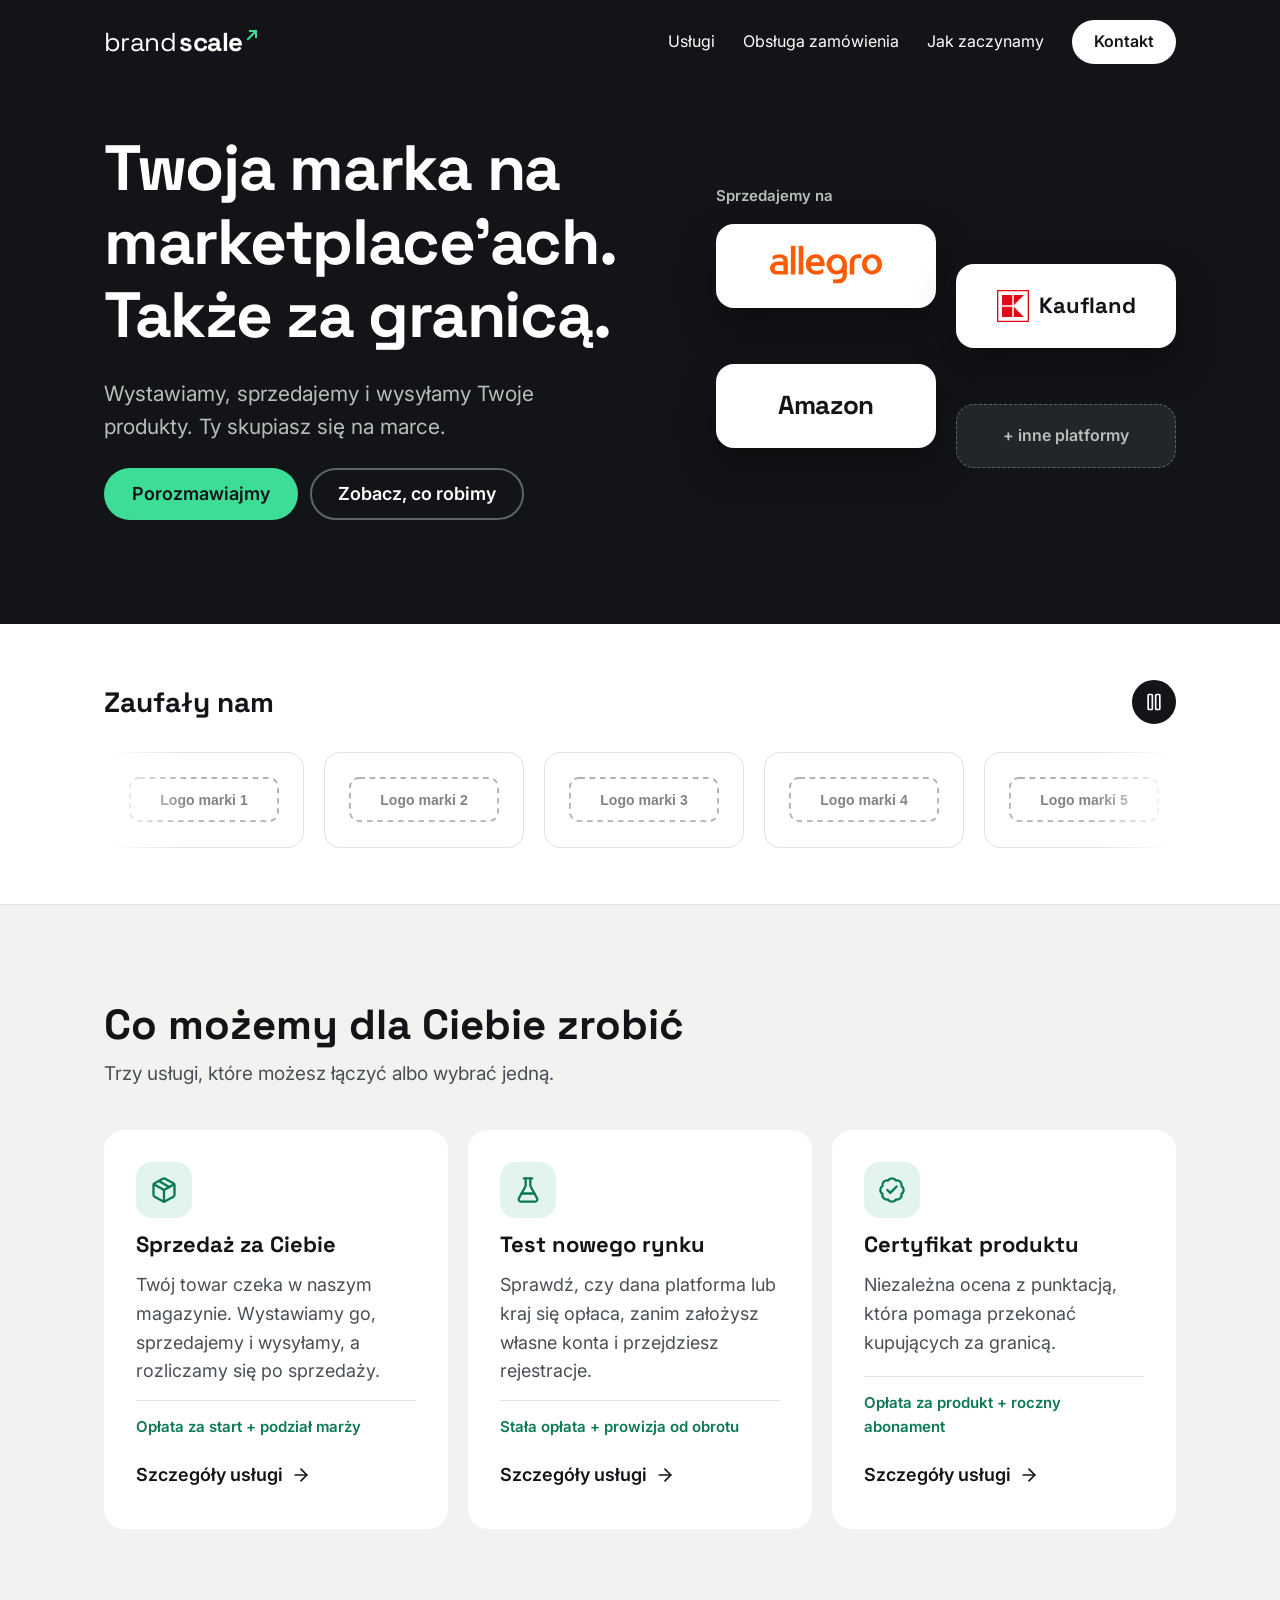
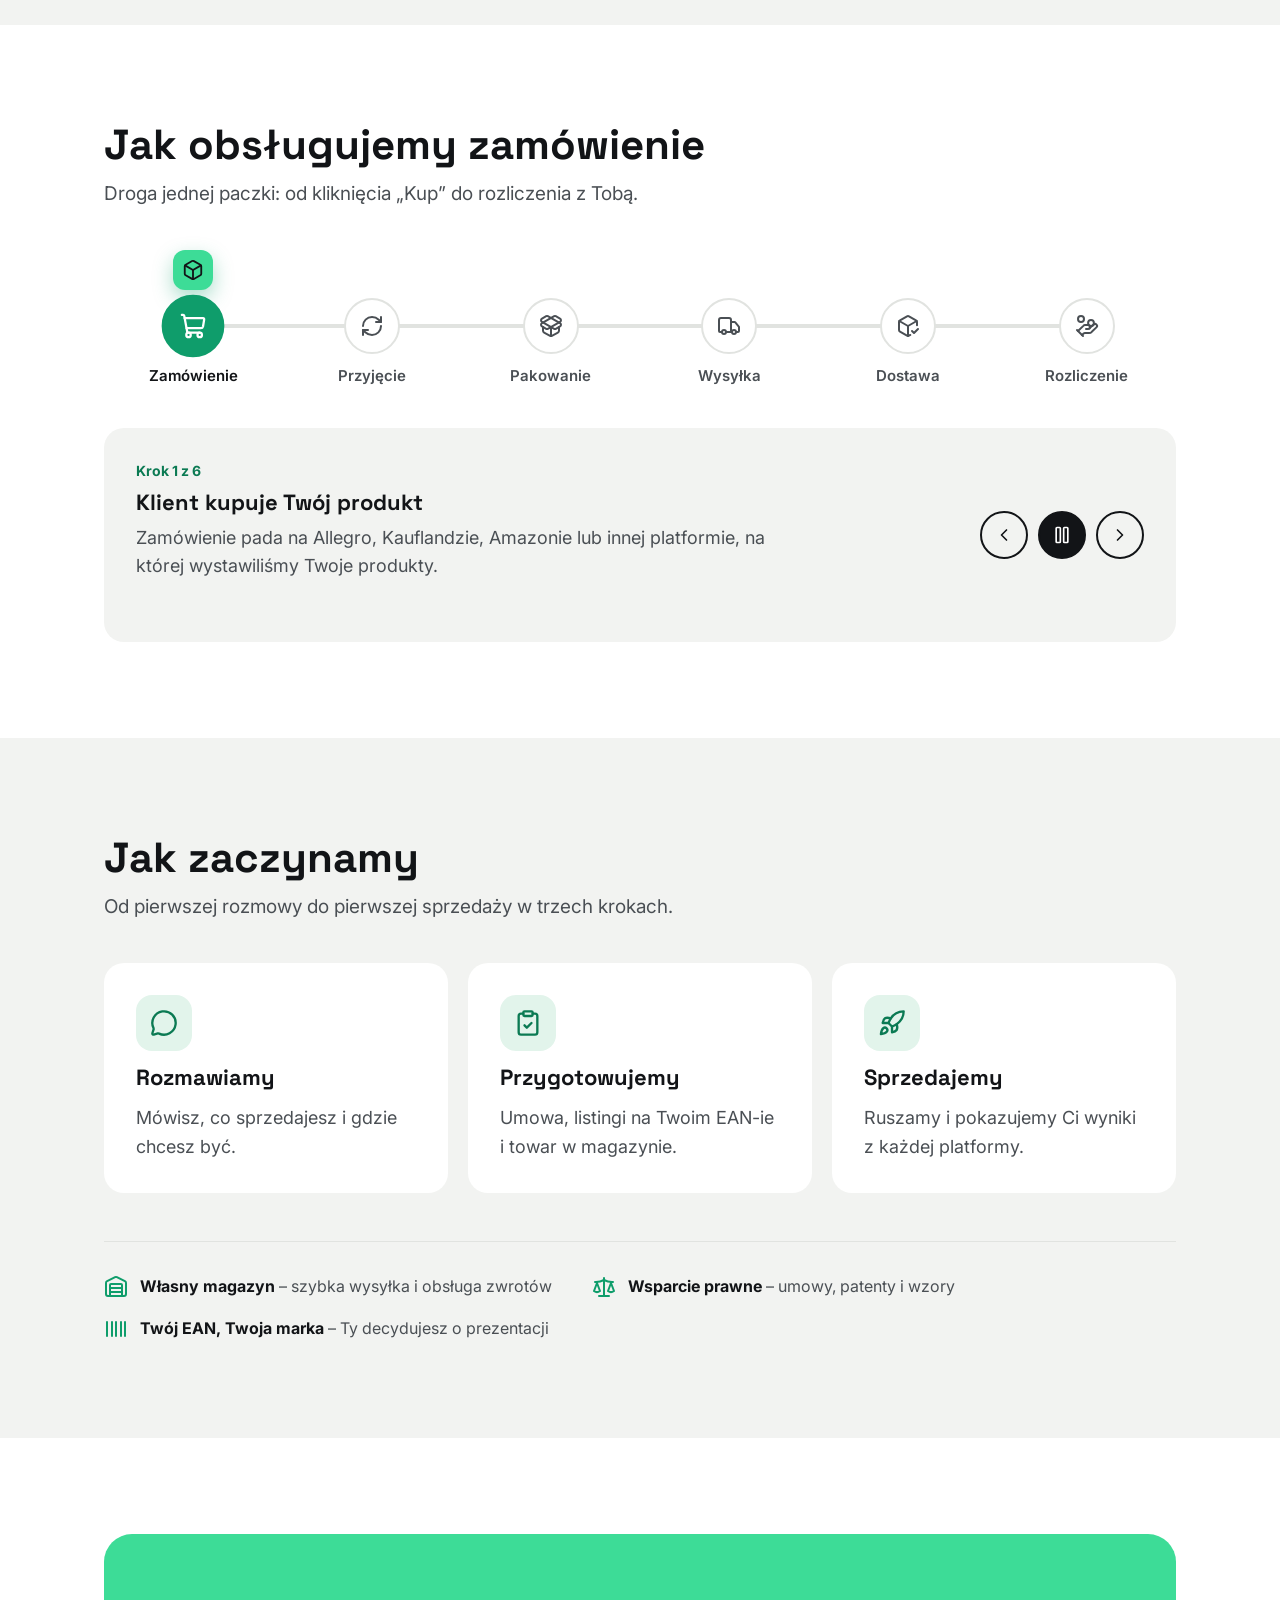
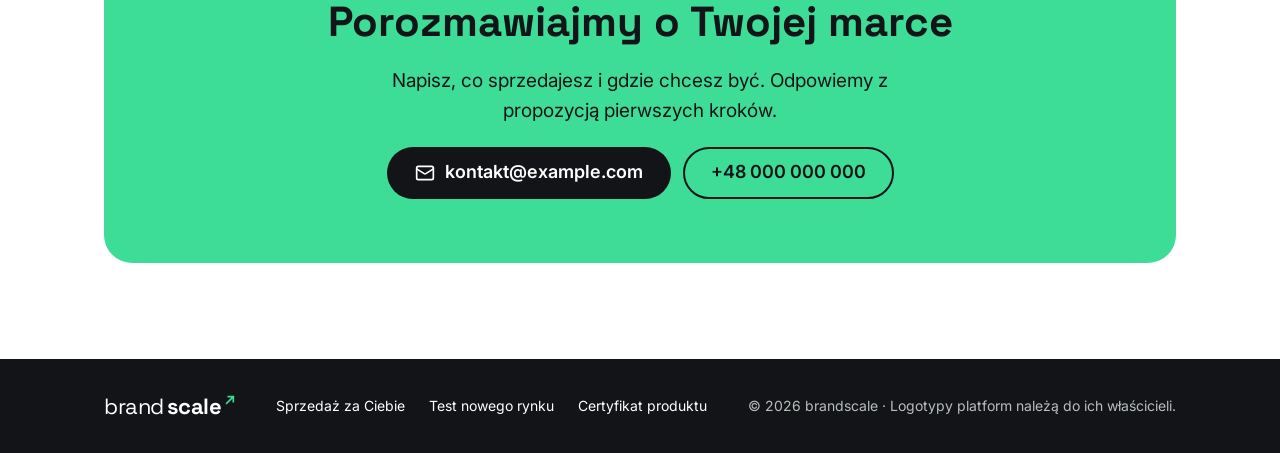
<file: index.html>
<!doctype html>
<html lang="pl">
<head>
  <meta charset="utf-8">
  <meta name="viewport" content="width=device-width, initial-scale=1">
  <title>brandscale – Twoja marka na marketplace'ach</title>
  <meta name="description" content="Wystawiamy, sprzedajemy i wysyłamy produkty Twojej marki na Allegro, Kauflandzie, Amazonie i innych marketplace'ach, także za granicą.">
  <link rel="icon" href="favicon.svg" type="image/svg+xml">
  <link rel="preconnect" href="https://fonts.googleapis.com">
  <link rel="preconnect" href="https://fonts.gstatic.com" crossorigin>
  <link rel="stylesheet" href="https://fonts.googleapis.com/css2?family=Inter:wght@400..700&family=Space+Grotesk:wght@400..700&display=swap">
  <link rel="stylesheet" href="styles.css">
  <script src="script.js" defer></script>
</head>
<body>

<div class="top">
  <header class="header">
    <div class="wrap header-row">
      <a href="#" class="logo" aria-label="brandscale – strona główna">
        <span class="logo-light">brand</span><span class="logo-bold">scale</span>
        <svg class="logo-arrow" aria-hidden="true" viewBox="0 0 18 18"><path d="M3 15 L15 3 M6 3 H15 V12"/></svg>
      </a>
      <nav class="nav" aria-label="Menu">
        <a href="#uslugi">Usługi</a>
        <a href="#zamowienie">Obsługa zamówienia</a>
        <a href="#start">Jak zaczynamy</a>
        <a href="#kontakt" class="btn btn-light btn-small">Kontakt</a>
      </nav>
    </div>
  </header>

  <section class="hero">
    <div class="wrap hero-row">
      <div class="hero-text">
        <h1>Twoja marka na marketplace'ach. Także za granicą.</h1>
        <p class="lead">Wystawiamy, sprzedajemy i wysyłamy Twoje produkty. Ty skupiasz się na marce.</p>
        <div class="buttons">
          <a href="#kontakt" class="btn btn-green">Porozmawiajmy</a>
          <a href="#uslugi" class="btn btn-outline-light">Zobacz, co robimy</a>
        </div>
      </div>

      <div class="cloud" id="cloud" aria-label="Platformy, na których sprzedajemy: Allegro, Kaufland, Amazon i inne">
        <p class="cloud-label">Sprzedajemy na</p>
        <div class="tile-pos t1" data-depth="18"><div class="tile"><img src="assets/marketplaces/allegro.svg" alt="Allegro" class="tile-wordmark"></div></div>
        <div class="tile-pos t2" data-depth="30"><div class="tile"><img src="assets/marketplaces/kaufland.svg" alt="" class="tile-mark"><span class="tile-name">Kaufland</span></div></div>
        <div class="tile-pos t3" data-depth="24"><div class="tile"><span class="tile-name tile-name-lg">Amazon</span></div></div>
        <div class="tile-pos t4" data-depth="12"><div class="tile tile-more">+ inne platformy</div></div>
      </div>
    </div>
  </section>
</div>

<main>

  <section id="brands" class="brands" aria-labelledby="brands-h">
    <div class="wrap">
      <div class="brands-head">
        <h2 id="brands-h">Zaufały nam</h2>
        <button type="button" class="round-btn round-btn-main" id="brands-toggle" aria-label="Zatrzymaj przewijanie logotypów">
          <svg class="i-pause" aria-hidden="true" viewBox="0 0 24 24"><rect x="14" y="3" width="5" height="18" rx="1"/><rect x="5" y="3" width="5" height="18" rx="1"/></svg>
          <svg class="i-play" aria-hidden="true" viewBox="0 0 24 24"><path d="M5 5a2 2 0 0 1 3.008-1.728l11.997 6.998a2 2 0 0 1 .003 3.458l-12 7A2 2 0 0 1 5 19z"/></svg>
        </button>
      </div>
      <div class="brands-viewport">
        <!-- Podmień pliki w assets/brands/ na logotypy marek i wpisz ich nazwy w alt -->
        <ul class="brands-list">
          <li class="brand"><img src="assets/brands/marka-1.svg" alt="[Nazwa marki 1]"></li>
          <li class="brand"><img src="assets/brands/marka-2.svg" alt="[Nazwa marki 2]"></li>
          <li class="brand"><img src="assets/brands/marka-3.svg" alt="[Nazwa marki 3]"></li>
          <li class="brand"><img src="assets/brands/marka-4.svg" alt="[Nazwa marki 4]"></li>
          <li class="brand"><img src="assets/brands/marka-5.svg" alt="[Nazwa marki 5]"></li>
          <li class="brand"><img src="assets/brands/marka-6.svg" alt="[Nazwa marki 6]"></li>
        </ul>
      </div>
    </div>
  </section>

  <section id="uslugi" class="section">
    <div class="wrap">
      <div class="section-head">
        <h2>Co możemy dla Ciebie zrobić</h2>
        <p>Trzy usługi, które możesz łączyć albo wybrać jedną.</p>
      </div>
      <div class="services">
        <article class="card">
          <span class="icon" aria-hidden="true"><svg viewBox="0 0 24 24"><path d="M11 21.73a2 2 0 0 0 2 0l7-4A2 2 0 0 0 21 16V8a2 2 0 0 0-1-1.73l-7-4a2 2 0 0 0-2 0l-7 4A2 2 0 0 0 3 8v8a2 2 0 0 0 1 1.73z"/><path d="M12 22V12"/><polyline points="3.29 7 12 12 20.71 7"/><path d="m7.5 4.27 9 5.15"/></svg></span>
          <h3>Sprzedaż za Ciebie</h3>
          <p>Twój towar czeka w naszym magazynie. Wystawiamy go, sprzedajemy i wysyłamy, a rozliczamy się po sprzedaży.</p>
          <p class="price">Opłata za start + podział marży</p>
          <a href="sprzedaz.html" class="more">Szczegóły usługi <svg aria-hidden="true" viewBox="0 0 24 24"><path d="M5 12h14"/><path d="m12 5 7 7-7 7"/></svg></a>
        </article>
        <article class="card">
          <span class="icon" aria-hidden="true"><svg viewBox="0 0 24 24"><path d="M14 2v6a2 2 0 0 0 .245.96l5.51 10.08A2 2 0 0 1 18 22H6a2 2 0 0 1-1.755-2.96l5.51-10.08A2 2 0 0 0 10 8V2"/><path d="M6.453 15h11.094"/><path d="M8.5 2h7"/></svg></span>
          <h3>Test nowego rynku</h3>
          <p>Sprawdź, czy dana platforma lub kraj się opłaca, zanim założysz własne konta i przejdziesz rejestracje.</p>
          <p class="price">Stała opłata + prowizja od obrotu</p>
          <a href="test-rynku.html" class="more">Szczegóły usługi <svg aria-hidden="true" viewBox="0 0 24 24"><path d="M5 12h14"/><path d="m12 5 7 7-7 7"/></svg></a>
        </article>
        <article class="card">
          <span class="icon" aria-hidden="true"><svg viewBox="0 0 24 24"><path d="M3.85 8.62a4 4 0 0 1 4.78-4.77 4 4 0 0 1 6.74 0 4 4 0 0 1 4.78 4.78 4 4 0 0 1 0 6.74 4 4 0 0 1-4.77 4.78 4 4 0 0 1-6.75 0 4 4 0 0 1-4.78-4.77 4 4 0 0 1 0-6.76Z"/><path d="m16 9-5.5 5.5L8 12"/></svg></span>
          <h3>Certyfikat produktu</h3>
          <p>Niezależna ocena z punktacją, która pomaga przekonać kupujących za granicą.</p>
          <p class="price">Opłata za produkt + roczny abonament</p>
          <a href="certyfikacja.html" class="more">Szczegóły usługi <svg aria-hidden="true" viewBox="0 0 24 24"><path d="M5 12h14"/><path d="m12 5 7 7-7 7"/></svg></a>
        </article>
      </div>
    </div>
  </section>

  <section id="zamowienie" class="section section-white">
    <div class="wrap">
      <div class="section-head">
        <h2>Jak obsługujemy zamówienie</h2>
        <p>Droga jednej paczki: od kliknięcia „Kup” do rozliczenia z Tobą.</p>
      </div>

      <div class="flow" id="flow">
        <div class="flow-track" aria-hidden="true">
          <div class="flow-line"><div class="flow-progress" id="flow-progress"></div></div>
          <div class="flow-parcel" id="flow-parcel">
            <svg viewBox="0 0 24 24"><path d="M11 21.73a2 2 0 0 0 2 0l7-4A2 2 0 0 0 21 16V8a2 2 0 0 0-1-1.73l-7-4a2 2 0 0 0-2 0l-7 4A2 2 0 0 0 3 8v8a2 2 0 0 0 1 1.73z"/><path d="M12 22V12"/><polyline points="3.29 7 12 12 20.71 7"/></svg>
          </div>
        </div>

        <ol class="flow-steps" id="flow-steps">
          <li><button type="button" class="flow-step" data-step="0">
            <span class="flow-icon"><svg aria-hidden="true" viewBox="0 0 24 24"><path d="m2.05 2.05 1.099-.028a1 1 0 0 1 1.008.815l2.69 14.347A1 1 0 0 0 7.83 18H18"/><path d="M4.563 5h16.435a1 1 0 0 1 .981 1.204l-1.026 6.226A2 2 0 0 1 18.962 14H6.25"/><circle cx="18" cy="20" r="2"/><circle cx="8" cy="20" r="2"/></svg></span>
            <span class="flow-name">Zamówienie</span>
          </button></li>
          <li><button type="button" class="flow-step" data-step="1">
            <span class="flow-icon"><svg aria-hidden="true" viewBox="0 0 24 24"><path d="M3 12a9 9 0 0 1 9-9 9.75 9.75 0 0 1 6.74 2.74L21 8"/><path d="M21 3v5h-5"/><path d="M21 12a9 9 0 0 1-9 9 9.75 9.75 0 0 1-6.74-2.74L3 16"/><path d="M8 16H3v5"/></svg></span>
            <span class="flow-name">Przyjęcie</span>
          </button></li>
          <li><button type="button" class="flow-step" data-step="2">
            <span class="flow-icon"><svg aria-hidden="true" viewBox="0 0 24 24"><path d="M12 22v-9"/><path d="M15.17 2.21a1.67 1.67 0 0 1 1.63 0L21 4.57a1.93 1.93 0 0 1 0 3.36L8.82 14.79a1.655 1.655 0 0 1-1.64 0L3 12.43a1.93 1.93 0 0 1 0-3.36z"/><path d="M20 13v3.87a2.06 2.06 0 0 1-1.11 1.830l-6 3.08a1.93 1.93 0 0 1-1.78 0l-6-3.08A2.06 2.06 0 0 1 4 16.87V13"/><path d="M21 12.43a1.93 1.93 0 0 0 0-3.36L8.83 2.2a1.64 1.64 0 0 0-1.630 0L3 4.57a1.930 1.930 0 0 0 0 3.36l12.18 6.86a1.636 1.636 0 0 0 1.63 0z"/></svg></span>
            <span class="flow-name">Pakowanie</span>
          </button></li>
          <li><button type="button" class="flow-step" data-step="3">
            <span class="flow-icon"><svg aria-hidden="true" viewBox="0 0 24 24"><path d="M14 18V6a2 2 0 0 0-2-2H4a2 2 0 0 0-2 2v11a1 1 0 0 0 1 1h2"/><path d="M15 18H9"/><path d="M19 18h2a1 1 0 0 0 1-1v-3.65a1 1 0 0 0-.22-.624l-3.48-4.35A1 1 0 0 0 17.52 8H14"/><circle cx="17" cy="18" r="2"/><circle cx="7" cy="18" r="2"/></svg></span>
            <span class="flow-name">Wysyłka</span>
          </button></li>
          <li><button type="button" class="flow-step" data-step="4">
            <span class="flow-icon"><svg aria-hidden="true" viewBox="0 0 24 24"><path d="M12 22V12"/><path d="m16 17 2 2 4-4"/><path d="M21 11.127V8a2 2 0 0 0-1-1.73l-7-4a2 2 0 0 0-2 0l-7 4A2 2 0 0 0 3 8v8a2 2 0 0 0 1 1.729l7 4a2 2 0 0 0 2 .001l1.32-.753"/><path d="M3.29 7 12 12l8.71-5"/></svg></span>
            <span class="flow-name">Dostawa</span>
          </button></li>
          <li><button type="button" class="flow-step" data-step="5">
            <span class="flow-icon"><svg aria-hidden="true" viewBox="0 0 24 24"><path d="M11 15h2a2 2 0 1 0 0-4h-3c-.6 0-1.1.2-1.4.6L3 17"/><path d="m7 21 1.6-1.4c.3-.4.8-.6 1.4-.6h4c1.1 0 2.1-.4 2.8-1.2l4.6-4.4a2 2 0 0 0-2.75-2.91l-4.2 3.9"/><path d="m2 16 6 6"/><circle cx="16" cy="9" r="2.9"/><circle cx="6" cy="5" r="3"/></svg></span>
            <span class="flow-name">Rozliczenie</span>
          </button></li>
        </ol>

        <div class="flow-panel">
          <div class="flow-details" aria-live="polite">
            <div class="flow-detail" data-detail="0">
              <p class="flow-count">Krok 1 z 6</p>
              <h3>Klient kupuje Twój produkt</h3>
              <p>Zamówienie pada na Allegro, Kauflandzie, Amazonie lub innej platformie, na której wystawiliśmy Twoje produkty.</p>
            </div>
            <div class="flow-detail" data-detail="1" hidden>
              <p class="flow-count">Krok 2 z 6</p>
              <h3>Zamówienie trafia do nas</h3>
              <p>Zamówienia ze wszystkich platform spływają do jednego systemu. Nie musisz niczego przepisywać ani pilnować.</p>
            </div>
            <div class="flow-detail" data-detail="2" hidden>
              <p class="flow-count">Krok 3 z 6</p>
              <h3>Pakujemy z naszego magazynu</h3>
              <p>Twój towar już na nas czeka, więc kompletujemy i pakujemy zamówienie od razu, bez czekania na dostawę od hurtownika.</p>
            </div>
            <div class="flow-detail" data-detail="3" hidden>
              <p class="flow-count">Krok 4 z 6</p>
              <h3>Paczka wyjeżdża szybko</h3>
              <p>Szybka wysyłka utrzymuje wysokie oceny sprzedawcy na platformie, a to przekłada się na widoczność Twoich produktów.</p>
            </div>
            <div class="flow-detail" data-detail="4" hidden>
              <p class="flow-count">Krok 5 z 6</p>
              <h3>Dostawa i ewentualny zwrot</h3>
              <p>Klient dostaje paczkę. Jeśli coś odeśle, zwrot przyjmujemy i obsługujemy u siebie: sprawdzamy, przepakowujemy i wracamy z produktem do sprzedaży.</p>
            </div>
            <div class="flow-detail" data-detail="5" hidden>
              <p class="flow-count">Krok 6 z 6</p>
              <h3>Rozliczamy się z Tobą</h3>
              <p>Za towar płacimy po sprzedaży, według ustalonego podziału marży. Dostajesz też wyniki z każdej platformy.</p>
            </div>
          </div>
          <div class="flow-controls">
            <button type="button" class="round-btn" id="flow-prev" aria-label="Poprzedni krok"><svg aria-hidden="true" viewBox="0 0 24 24"><path d="m15 18-6-6 6-6"/></svg></button>
            <button type="button" class="round-btn round-btn-main" id="flow-play" aria-label="Zatrzymaj animację">
              <svg class="i-pause" aria-hidden="true" viewBox="0 0 24 24"><rect x="14" y="3" width="5" height="18" rx="1"/><rect x="5" y="3" width="5" height="18" rx="1"/></svg>
              <svg class="i-play" aria-hidden="true" viewBox="0 0 24 24"><path d="M5 5a2 2 0 0 1 3.008-1.728l11.997 6.998a2 2 0 0 1 .003 3.458l-12 7A2 2 0 0 1 5 19z"/></svg>
            </button>
            <button type="button" class="round-btn" id="flow-next" aria-label="Następny krok"><svg aria-hidden="true" viewBox="0 0 24 24"><path d="m9 18 6-6-6-6"/></svg></button>
          </div>
        </div>
      </div>
    </div>
  </section>

  <section id="start" class="section">
    <div class="wrap">
      <div class="section-head">
        <h2>Jak zaczynamy</h2>
        <p>Od pierwszej rozmowy do pierwszej sprzedaży w trzech krokach.</p>
      </div>
      <ol class="steps">
        <li class="card step">
          <span class="icon" aria-hidden="true"><svg viewBox="0 0 24 24"><path d="M2.992 16.342a2 2 0 0 1 .094 1.167l-1.065 3.29a1 1 0 0 0 1.236 1.168l3.413-.998a2 2 0 0 1 1.099.092 10 10 0 1 0-4.777-4.719"/></svg></span>
          <h3>Rozmawiamy</h3>
          <p>Mówisz, co sprzedajesz i gdzie chcesz być.</p>
        </li>
        <li class="card step">
          <span class="icon" aria-hidden="true"><svg viewBox="0 0 24 24"><rect width="8" height="4" x="8" y="2" rx="1" ry="1"/><path d="M16 4h2a2 2 0 0 1 2 2v14a2 2 0 0 1-2 2H6a2 2 0 0 1-2-2V6a2 2 0 0 1 2-2h2"/><path d="m9 14 2 2 4-4"/></svg></span>
          <h3>Przygotowujemy</h3>
          <p>Umowa, listingi na Twoim EAN-ie i towar w magazynie.</p>
        </li>
        <li class="card step">
          <span class="icon" aria-hidden="true"><svg viewBox="0 0 24 24"><path d="M12 15v5s3.03-.55 4-2c1.08-1.62 0-5 0-5"/><path d="M4.5 16.5c-1.5 1.26-2 5-2 5s3.74-.5 5-2c.71-.84.7-2.130-.09-2.91a2.18 2.18 0 0 0-2.91-.09"/><path d="M9 12a22 22 0 0 1 2-3.95A12.88 12.88 0 0 1 22 2c0 2.72-.78 7.5-6 11a22.4 22.4 0 0 1-4 2z"/><path d="M9 12H4s.55-3.03 2-4c1.62-1.08 5 .05 5 .05"/></svg></span>
          <h3>Sprzedajemy</h3>
          <p>Ruszamy i pokazujemy Ci wyniki z każdej platformy.</p>
        </li>
      </ol>

      <ul class="perks">
        <li>
          <svg class="perk-icon" aria-hidden="true" viewBox="0 0 24 24"><path d="M18 21V10a1 1 0 0 0-1-1H7a1 1 0 0 0-1 1v11"/><path d="M22 19a2 2 0 0 1-2 2H4a2 2 0 0 1-2-2V8a2 2 0 0 1 1.132-1.803l7.95-3.974a2 2 0 0 1 1.837 0l7.948 3.974A2 2 0 0 1 22 8z"/><path d="M6 13h12"/><path d="M6 17h12"/></svg>
          <span><b>Własny magazyn</b> – szybka wysyłka i obsługa zwrotów</span>
        </li>
        <li>
          <svg class="perk-icon" aria-hidden="true" viewBox="0 0 24 24"><path d="M12 3v18"/><path d="m19 8 3 8a5 5 0 0 1-6 0zV7"/><path d="M3 7h1a17 17 0 0 0 8-2 17 17 0 0 0 8 2h1"/><path d="m5 8 3 8a5 5 0 0 1-6 0zV7"/><path d="M7 21h10"/></svg>
          <span><b>Wsparcie prawne</b> – umowy, patenty i wzory</span>
        </li>
        <li>
          <svg class="perk-icon" aria-hidden="true" viewBox="0 0 24 24"><path d="M3 5v14"/><path d="M8 5v14"/><path d="M12 5v14"/><path d="M17 5v14"/><path d="M21 5v14"/></svg>
          <span><b>Twój EAN, Twoja marka</b> – Ty decydujesz o prezentacji</span>
        </li>
      </ul>
    </div>
  </section>

  <section id="kontakt" class="section section-white">
    <div class="wrap">
      <div class="contact-box">
        <h2>Porozmawiajmy o Twojej marce</h2>
        <p>Napisz, co sprzedajesz i gdzie chcesz być. Odpowiemy z propozycją pierwszych kroków.</p>
        <div class="buttons buttons-center">
          <a href="mailto:kontakt@example.com" class="btn btn-dark">
            <svg class="btn-icon" aria-hidden="true" viewBox="0 0 24 24"><path d="m22 7-8.991 5.727a2 2 0 0 1-2.009 0L2 7"/><rect x="2" y="4" width="20" height="16" rx="2"/></svg>
            kontakt@example.com
          </a>
          <a href="tel:+48000000000" class="btn btn-outline-dark">+48 000 000 000</a>
        </div>
      </div>
    </div>
  </section>

</main>

<footer class="footer">
  <div class="wrap footer-row">
    <a href="#" class="logo logo-sm" aria-label="brandscale – do góry">
      <span class="logo-light">brand</span><span class="logo-bold">scale</span>
      <svg class="logo-arrow" aria-hidden="true" viewBox="0 0 18 18"><path d="M3 15 L15 3 M6 3 H15 V12"/></svg>
    </a>
    <nav class="footer-links" aria-label="Usługi">
      <a href="sprzedaz.html">Sprzedaż za Ciebie</a>
      <a href="test-rynku.html">Test nowego rynku</a>
      <a href="certyfikacja.html">Certyfikat produktu</a>
    </nav>
    <p>© 2026 brandscale · Logotypy platform należą do ich właścicieli.</p>
  </div>
</footer>

</body>
</html>
</file>
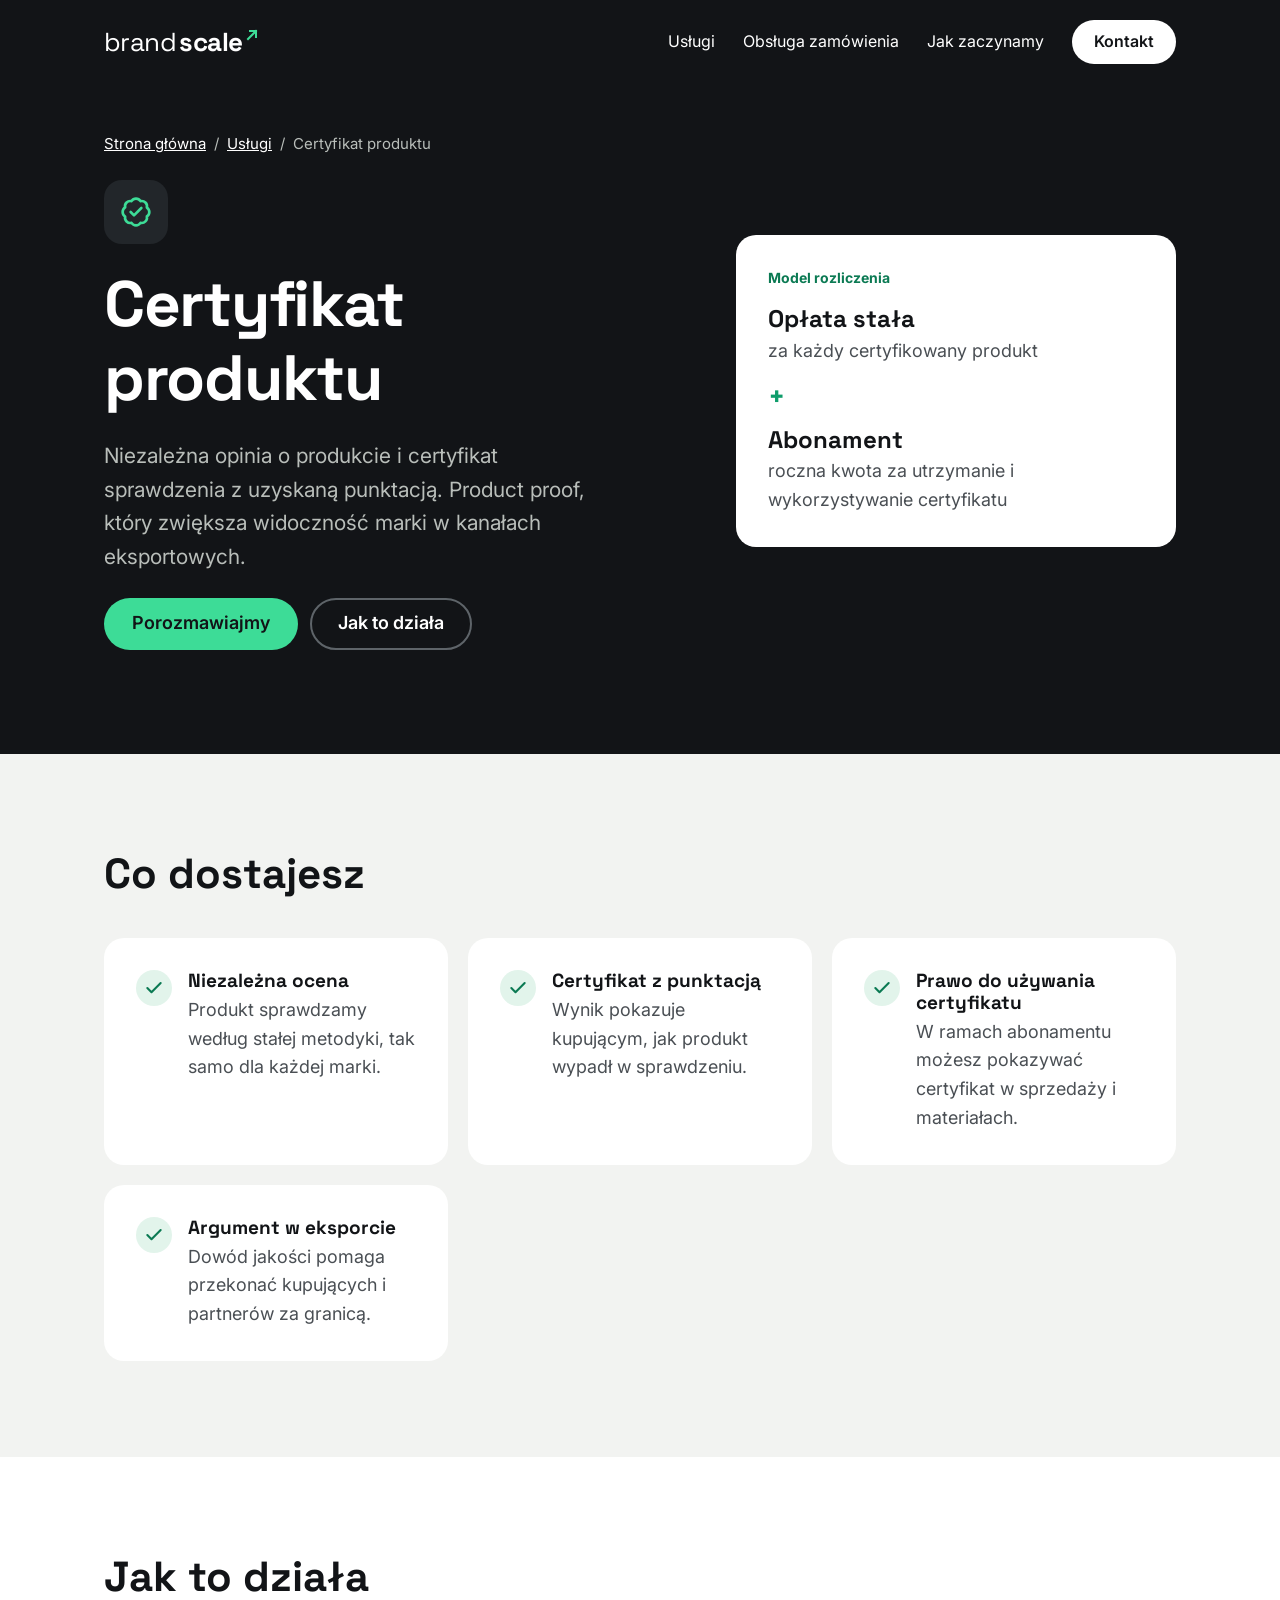
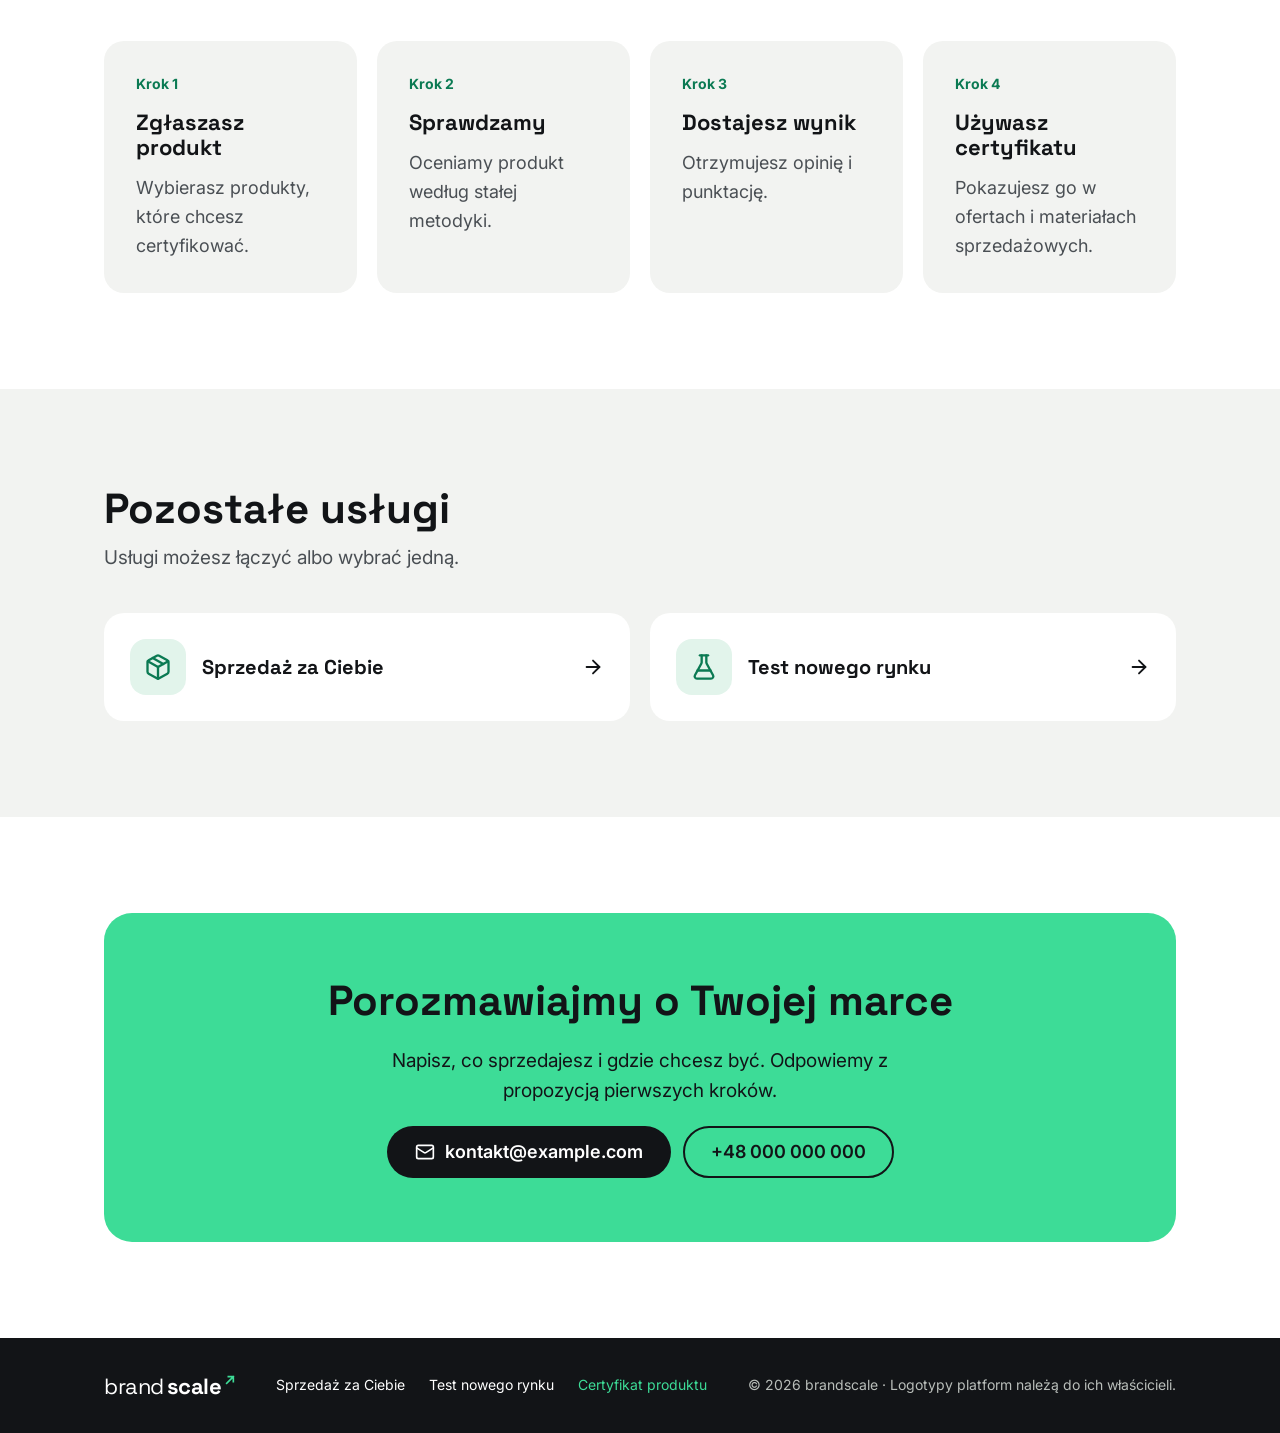
<file: certyfikacja.html>
<!doctype html>
<html lang="pl">
<head>
  <meta charset="utf-8">
  <meta name="viewport" content="width=device-width, initial-scale=1">
  <title>Certyfikat produktu – brandscale</title>
  <meta name="description" content="Niezależna ocena produktu i certyfikat z punktacją, które budują zaufanie kupujących za granicą.">
  <link rel="icon" href="favicon.svg" type="image/svg+xml">
  <link rel="preconnect" href="https://fonts.googleapis.com">
  <link rel="preconnect" href="https://fonts.gstatic.com" crossorigin>
  <link rel="stylesheet" href="https://fonts.googleapis.com/css2?family=Inter:wght@400..700&family=Space+Grotesk:wght@400..700&display=swap">
  <link rel="stylesheet" href="styles.css">
  <script src="script.js" defer></script>
</head>
<body>

<div class="top">
  <header class="header">
    <div class="wrap header-row">
      <a href="index.html" class="logo" aria-label="brandscale – strona główna">
        <span class="logo-light">brand</span><span class="logo-bold">scale</span><svg class="logo-arrow" aria-hidden="true" viewBox="0 0 18 18"><path d="M3 15 L15 3 M6 3 H15 V12"/></svg>
      </a>
      <nav class="nav" aria-label="Menu">
        <a href="index.html#uslugi">Usługi</a>
        <a href="index.html#zamowienie">Obsługa zamówienia</a>
        <a href="index.html#start">Jak zaczynamy</a>
        <a href="#kontakt" class="btn btn-light btn-small">Kontakt</a>
      </nav>
    </div>
  </header>

  <section class="hero">
    <div class="wrap hero-row">
      <div class="hero-text">
        <nav class="crumbs" aria-label="Okruszki"><a href="index.html">Strona główna</a><span aria-hidden="true">/</span><a href="index.html#uslugi">Usługi</a><span aria-hidden="true">/</span><span aria-current="page">Certyfikat produktu</span></nav>
        <span class="sub-icon" aria-hidden="true"><svg viewBox="0 0 24 24"><path d="M3.85 8.62a4 4 0 0 1 4.78-4.77 4 4 0 0 1 6.74 0 4 4 0 0 1 4.78 4.78 4 4 0 0 1 0 6.74 4 4 0 0 1-4.77 4.78 4 4 0 0 1-6.75 0 4 4 0 0 1-4.78-4.77 4 4 0 0 1 0-6.76Z"/><path d="m16 9-5.5 5.5L8 12"/></svg></span>
        <h1>Certyfikat produktu</h1>
        <p class="lead">Niezależna opinia o produkcie i certyfikat sprawdzenia z uzyskaną punktacją. Product proof, który zwiększa widoczność marki w kanałach eksportowych.</p>
        <div class="buttons">
          <a href="#kontakt" class="btn btn-green">Porozmawiajmy</a>
          <a href="#jak" class="btn btn-outline-light">Jak to działa</a>
        </div>
      </div>
      <div class="price-card">
        <p class="price-card-label">Model rozliczenia</p>
          <div class="price-item"><h3>Opłata stała</h3><p>za każdy certyfikowany produkt</p></div>
          <p class="price-plus" aria-hidden="true">+</p>
          <div class="price-item"><h3>Abonament</h3><p>roczna kwota za utrzymanie i wykorzystywanie certyfikatu</p></div>
      </div>
    </div>
  </section>
</div>

<main>

  <section class="section">
    <div class="wrap">
      <div class="section-head">
        <h2>Co dostajesz</h2>
      </div>
      <div class="features">
        <div class="card feature"><span class="check"><svg aria-hidden="true" viewBox="0 0 24 24"><path d="M20 6 9 17l-5-5"/></svg></span><div><h3>Niezależna ocena</h3><p>Produkt sprawdzamy według stałej metodyki, tak samo dla każdej marki.</p></div></div>
        <div class="card feature"><span class="check"><svg aria-hidden="true" viewBox="0 0 24 24"><path d="M20 6 9 17l-5-5"/></svg></span><div><h3>Certyfikat z punktacją</h3><p>Wynik pokazuje kupującym, jak produkt wypadł w sprawdzeniu.</p></div></div>
        <div class="card feature"><span class="check"><svg aria-hidden="true" viewBox="0 0 24 24"><path d="M20 6 9 17l-5-5"/></svg></span><div><h3>Prawo do używania certyfikatu</h3><p>W ramach abonamentu możesz pokazywać certyfikat w sprzedaży i materiałach.</p></div></div>
        <div class="card feature"><span class="check"><svg aria-hidden="true" viewBox="0 0 24 24"><path d="M20 6 9 17l-5-5"/></svg></span><div><h3>Argument w eksporcie</h3><p>Dowód jakości pomaga przekonać kupujących i partnerów za granicą.</p></div></div>
      </div>
    </div>
  </section>

  <section id="jak" class="section section-white">
    <div class="wrap">
      <div class="section-head">
        <h2>Jak to działa</h2>
      </div>
      <ol class="how">
        <li class="card"><p class="how-label">Krok 1</p><h3>Zgłaszasz produkt</h3><p>Wybierasz produkty, które chcesz certyfikować.</p></li>
        <li class="card"><p class="how-label">Krok 2</p><h3>Sprawdzamy</h3><p>Oceniamy produkt według stałej metodyki.</p></li>
        <li class="card"><p class="how-label">Krok 3</p><h3>Dostajesz wynik</h3><p>Otrzymujesz opinię i punktację.</p></li>
        <li class="card"><p class="how-label">Krok 4</p><h3>Używasz certyfikatu</h3><p>Pokazujesz go w ofertach i materiałach sprzedażowych.</p></li>
      </ol>
      
    </div>
  </section>

  <section class="section">
    <div class="wrap">
      <div class="section-head">
        <h2>Pozostałe usługi</h2>
        <p>Usługi możesz łączyć albo wybrać jedną.</p>
      </div>
      <div class="service-links">
        <a class="service-link" href="sprzedaz.html"><span class="icon" aria-hidden="true"><svg viewBox="0 0 24 24"><path d="M11 21.73a2 2 0 0 0 2 0l7-4A2 2 0 0 0 21 16V8a2 2 0 0 0-1-1.73l-7-4a2 2 0 0 0-2 0l-7 4A2 2 0 0 0 3 8v8a2 2 0 0 0 1 1.73z"/><path d="M12 22V12"/><polyline points="3.29 7 12 12 20.71 7"/><path d="m7.5 4.27 9 5.15"/></svg></span><span>Sprzedaż za Ciebie</span><svg class="more-arrow" aria-hidden="true" viewBox="0 0 24 24"><path d="M5 12h14"/><path d="m12 5 7 7-7 7"/></svg></a>
        <a class="service-link" href="test-rynku.html"><span class="icon" aria-hidden="true"><svg viewBox="0 0 24 24"><path d="M14 2v6a2 2 0 0 0 .245.96l5.51 10.08A2 2 0 0 1 18 22H6a2 2 0 0 1-1.755-2.96l5.51-10.08A2 2 0 0 0 10 8V2"/><path d="M6.453 15h11.094"/><path d="M8.5 2h7"/></svg></span><span>Test nowego rynku</span><svg class="more-arrow" aria-hidden="true" viewBox="0 0 24 24"><path d="M5 12h14"/><path d="m12 5 7 7-7 7"/></svg></a>
      </div>
    </div>
  </section>

  <section id="kontakt" class="section section-white">
    <div class="wrap">
      <div class="contact-box">
        <h2>Porozmawiajmy o Twojej marce</h2>
        <p>Napisz, co sprzedajesz i gdzie chcesz być. Odpowiemy z propozycją pierwszych kroków.</p>
        <div class="buttons buttons-center">
          <a href="mailto:kontakt@example.com" class="btn btn-dark">
            <svg class="btn-icon" aria-hidden="true" viewBox="0 0 24 24"><path d="m22 7-8.991 5.727a2 2 0 0 1-2.009 0L2 7"/><rect x="2" y="4" width="20" height="16" rx="2"/></svg>
            kontakt@example.com
          </a>
          <a href="tel:+48000000000" class="btn btn-outline-dark">+48 000 000 000</a>
        </div>
      </div>
    </div>
  </section>

</main>

<footer class="footer">
  <div class="wrap footer-row">
    <a href="index.html" class="logo logo-sm" aria-label="brandscale – strona główna">
      <span class="logo-light">brand</span><span class="logo-bold">scale</span><svg class="logo-arrow" aria-hidden="true" viewBox="0 0 18 18"><path d="M3 15 L15 3 M6 3 H15 V12"/></svg>
    </a>
    <nav class="footer-links" aria-label="Usługi">
      <a href="sprzedaz.html">Sprzedaż za Ciebie</a>
      <a href="test-rynku.html">Test nowego rynku</a>
      <a href="certyfikacja.html" aria-current="page">Certyfikat produktu</a>
    </nav>
    <p>© 2026 brandscale · Logotypy platform należą do ich właścicieli.</p>
  </div>
</footer>

</body>
</html>
</file>
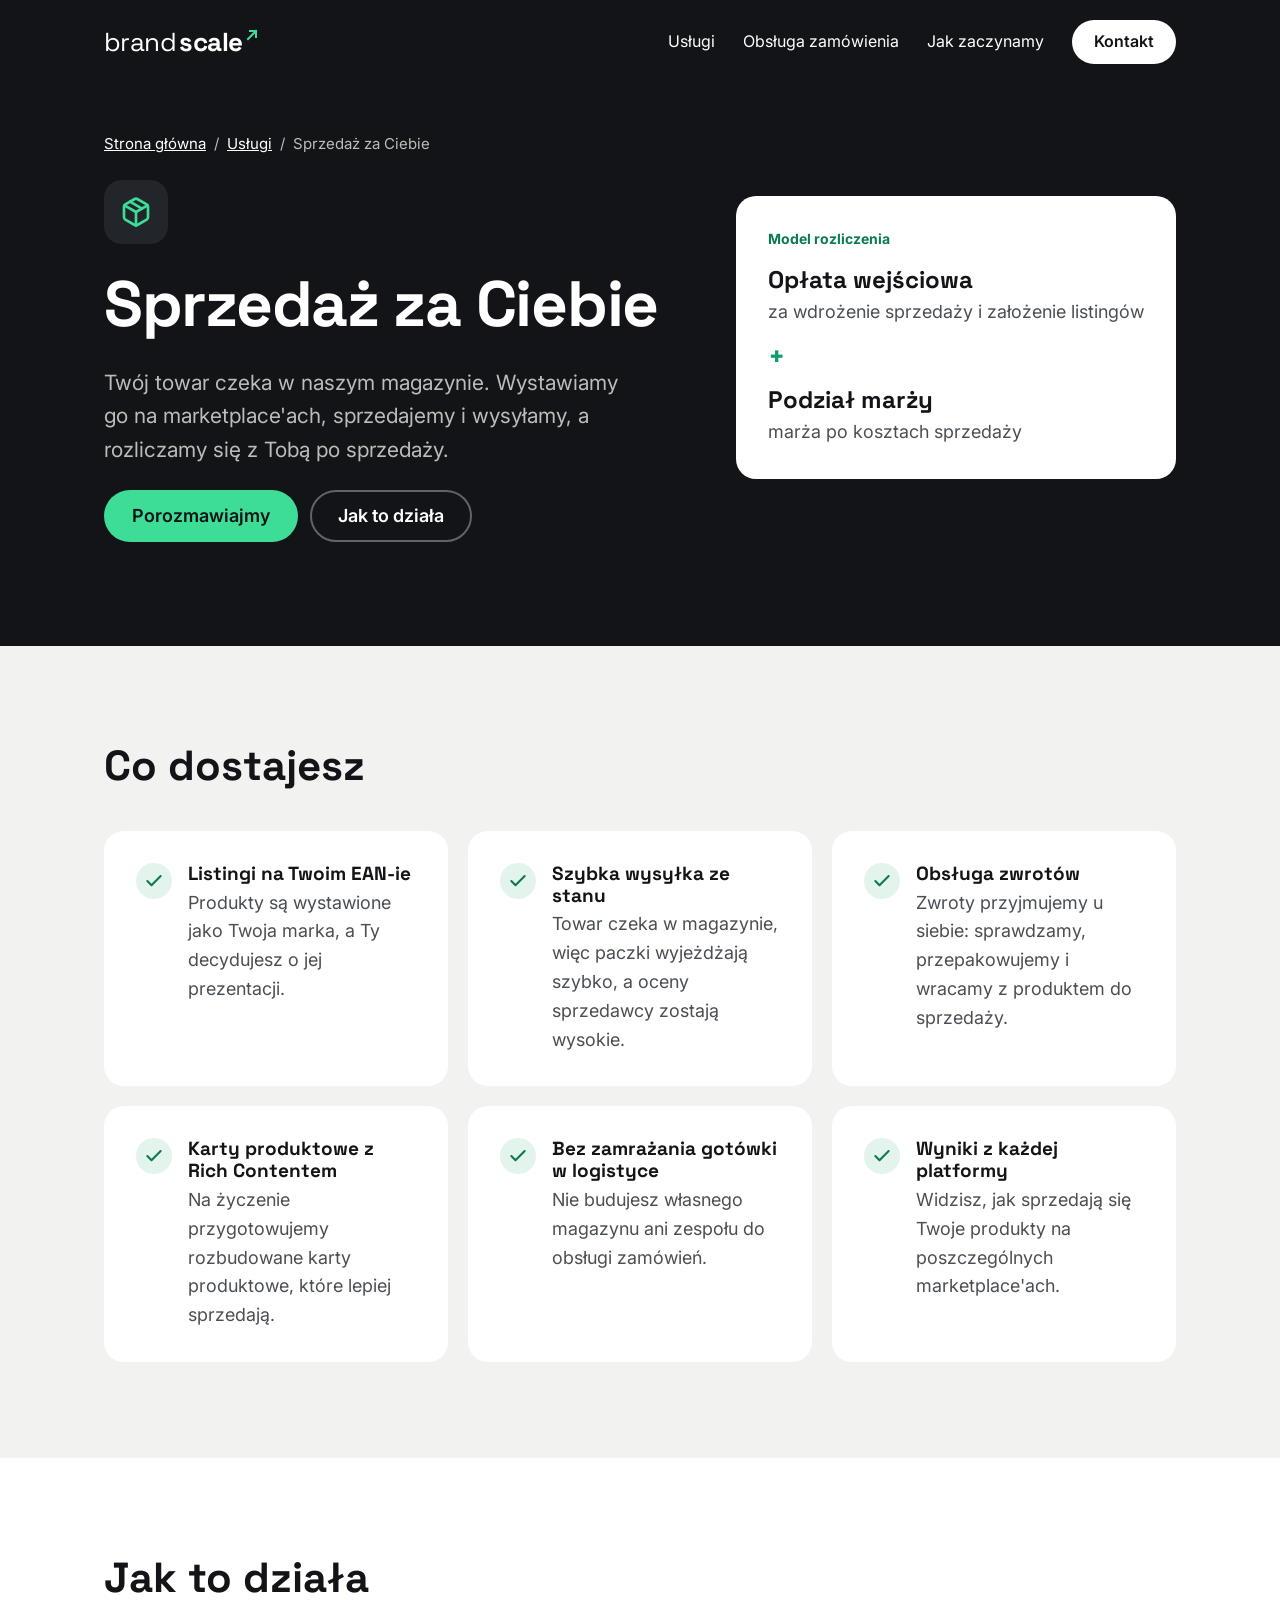
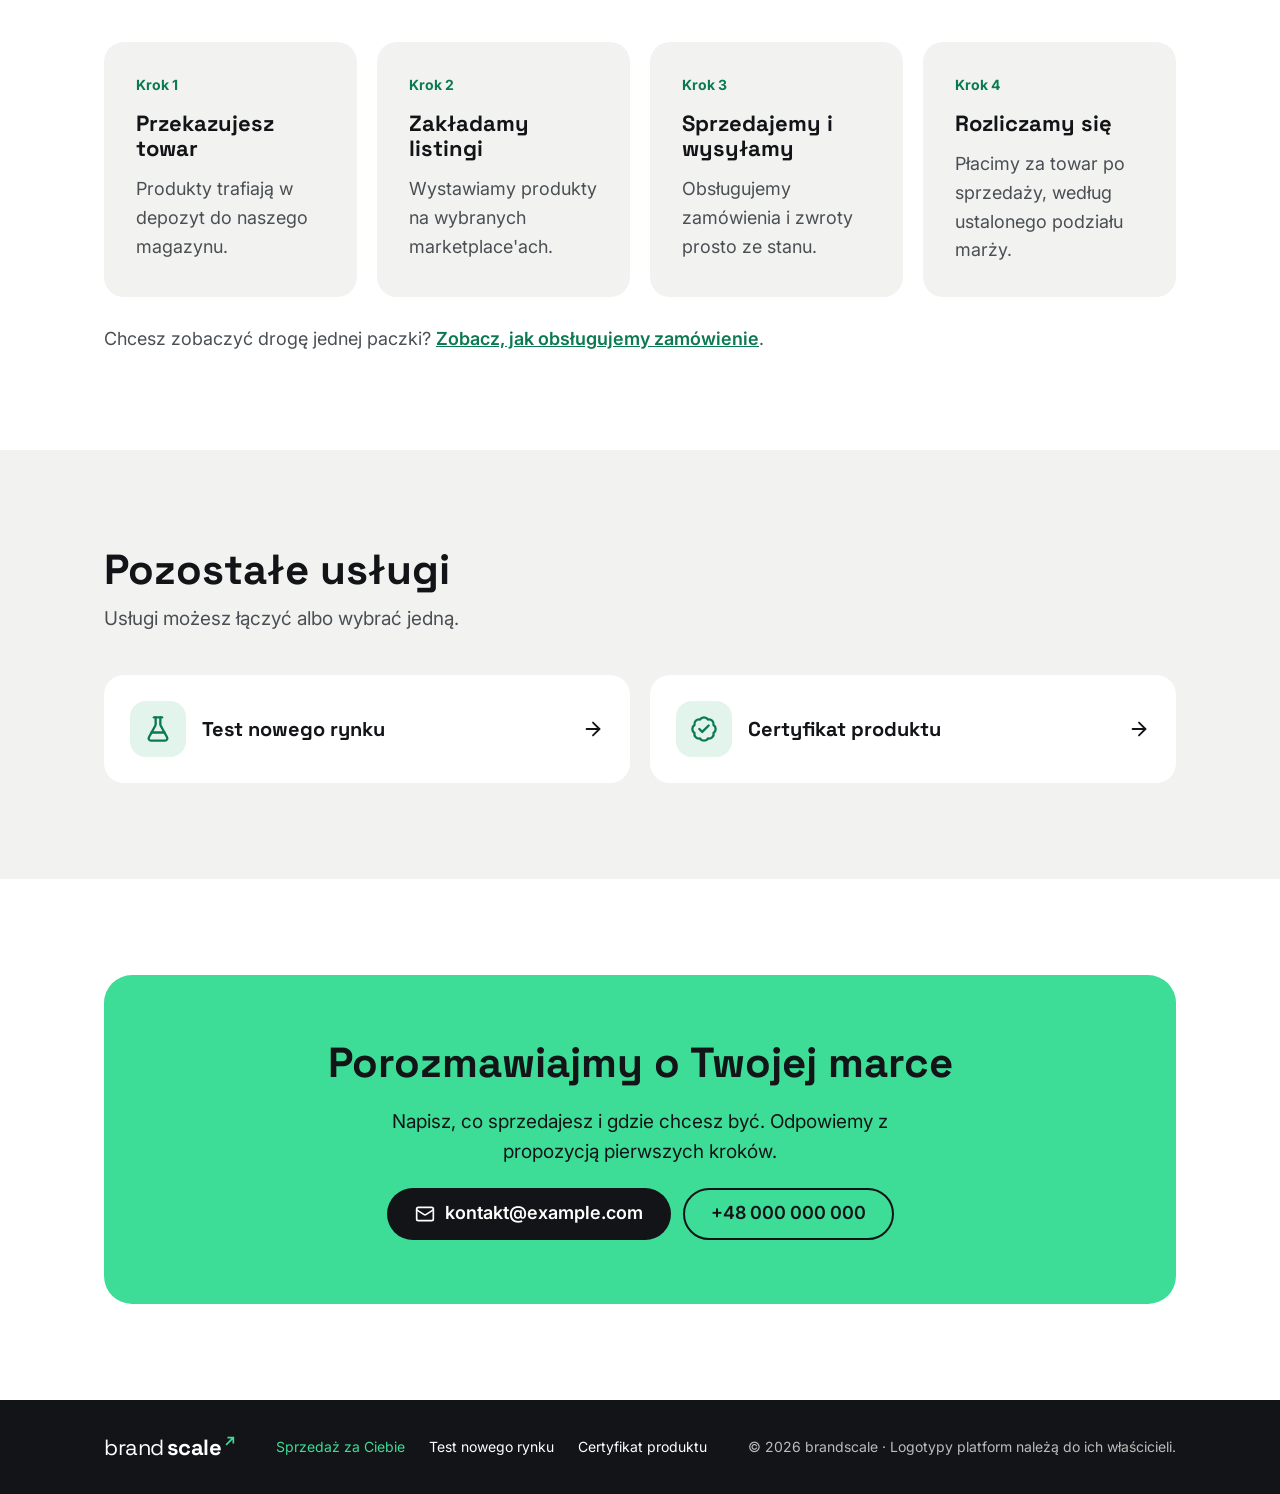
<file: sprzedaz.html>
<!doctype html>
<html lang="pl">
<head>
  <meta charset="utf-8">
  <meta name="viewport" content="width=device-width, initial-scale=1">
  <title>Sprzedaż za Ciebie – brandscale</title>
  <meta name="description" content="Sprzedaż produktów Twojej marki na marketplace&#x27;ach w modelu depozytowym: listingi, magazyn, wysyłka i zwroty po naszej stronie.">
  <link rel="icon" href="favicon.svg" type="image/svg+xml">
  <link rel="preconnect" href="https://fonts.googleapis.com">
  <link rel="preconnect" href="https://fonts.gstatic.com" crossorigin>
  <link rel="stylesheet" href="https://fonts.googleapis.com/css2?family=Inter:wght@400..700&family=Space+Grotesk:wght@400..700&display=swap">
  <link rel="stylesheet" href="styles.css">
  <script src="script.js" defer></script>
</head>
<body>

<div class="top">
  <header class="header">
    <div class="wrap header-row">
      <a href="index.html" class="logo" aria-label="brandscale – strona główna">
        <span class="logo-light">brand</span><span class="logo-bold">scale</span><svg class="logo-arrow" aria-hidden="true" viewBox="0 0 18 18"><path d="M3 15 L15 3 M6 3 H15 V12"/></svg>
      </a>
      <nav class="nav" aria-label="Menu">
        <a href="index.html#uslugi">Usługi</a>
        <a href="index.html#zamowienie">Obsługa zamówienia</a>
        <a href="index.html#start">Jak zaczynamy</a>
        <a href="#kontakt" class="btn btn-light btn-small">Kontakt</a>
      </nav>
    </div>
  </header>

  <section class="hero">
    <div class="wrap hero-row">
      <div class="hero-text">
        <nav class="crumbs" aria-label="Okruszki"><a href="index.html">Strona główna</a><span aria-hidden="true">/</span><a href="index.html#uslugi">Usługi</a><span aria-hidden="true">/</span><span aria-current="page">Sprzedaż za Ciebie</span></nav>
        <span class="sub-icon" aria-hidden="true"><svg viewBox="0 0 24 24"><path d="M11 21.73a2 2 0 0 0 2 0l7-4A2 2 0 0 0 21 16V8a2 2 0 0 0-1-1.73l-7-4a2 2 0 0 0-2 0l-7 4A2 2 0 0 0 3 8v8a2 2 0 0 0 1 1.73z"/><path d="M12 22V12"/><polyline points="3.29 7 12 12 20.71 7"/><path d="m7.5 4.27 9 5.15"/></svg></span>
        <h1>Sprzedaż za Ciebie</h1>
        <p class="lead">Twój towar czeka w naszym magazynie. Wystawiamy go na marketplace&#x27;ach, sprzedajemy i wysyłamy, a rozliczamy się z Tobą po sprzedaży.</p>
        <div class="buttons">
          <a href="#kontakt" class="btn btn-green">Porozmawiajmy</a>
          <a href="#jak" class="btn btn-outline-light">Jak to działa</a>
        </div>
      </div>
      <div class="price-card">
        <p class="price-card-label">Model rozliczenia</p>
          <div class="price-item"><h3>Opłata wejściowa</h3><p>za wdrożenie sprzedaży i założenie listingów</p></div>
          <p class="price-plus" aria-hidden="true">+</p>
          <div class="price-item"><h3>Podział marży</h3><p>marża po kosztach sprzedaży</p></div>
      </div>
    </div>
  </section>
</div>

<main>

  <section class="section">
    <div class="wrap">
      <div class="section-head">
        <h2>Co dostajesz</h2>
      </div>
      <div class="features">
        <div class="card feature"><span class="check"><svg aria-hidden="true" viewBox="0 0 24 24"><path d="M20 6 9 17l-5-5"/></svg></span><div><h3>Listingi na Twoim EAN-ie</h3><p>Produkty są wystawione jako Twoja marka, a Ty decydujesz o jej prezentacji.</p></div></div>
        <div class="card feature"><span class="check"><svg aria-hidden="true" viewBox="0 0 24 24"><path d="M20 6 9 17l-5-5"/></svg></span><div><h3>Szybka wysyłka ze stanu</h3><p>Towar czeka w magazynie, więc paczki wyjeżdżają szybko, a oceny sprzedawcy zostają wysokie.</p></div></div>
        <div class="card feature"><span class="check"><svg aria-hidden="true" viewBox="0 0 24 24"><path d="M20 6 9 17l-5-5"/></svg></span><div><h3>Obsługa zwrotów</h3><p>Zwroty przyjmujemy u siebie: sprawdzamy, przepakowujemy i wracamy z produktem do sprzedaży.</p></div></div>
        <div class="card feature"><span class="check"><svg aria-hidden="true" viewBox="0 0 24 24"><path d="M20 6 9 17l-5-5"/></svg></span><div><h3>Karty produktowe z Rich Contentem</h3><p>Na życzenie przygotowujemy rozbudowane karty produktowe, które lepiej sprzedają.</p></div></div>
        <div class="card feature"><span class="check"><svg aria-hidden="true" viewBox="0 0 24 24"><path d="M20 6 9 17l-5-5"/></svg></span><div><h3>Bez zamrażania gotówki w logistyce</h3><p>Nie budujesz własnego magazynu ani zespołu do obsługi zamówień.</p></div></div>
        <div class="card feature"><span class="check"><svg aria-hidden="true" viewBox="0 0 24 24"><path d="M20 6 9 17l-5-5"/></svg></span><div><h3>Wyniki z każdej platformy</h3><p>Widzisz, jak sprzedają się Twoje produkty na poszczególnych marketplace&#x27;ach.</p></div></div>
      </div>
    </div>
  </section>

  <section id="jak" class="section section-white">
    <div class="wrap">
      <div class="section-head">
        <h2>Jak to działa</h2>
      </div>
      <ol class="how">
        <li class="card"><p class="how-label">Krok 1</p><h3>Przekazujesz towar</h3><p>Produkty trafiają w depozyt do naszego magazynu.</p></li>
        <li class="card"><p class="how-label">Krok 2</p><h3>Zakładamy listingi</h3><p>Wystawiamy produkty na wybranych marketplace&#x27;ach.</p></li>
        <li class="card"><p class="how-label">Krok 3</p><h3>Sprzedajemy i wysyłamy</h3><p>Obsługujemy zamówienia i zwroty prosto ze stanu.</p></li>
        <li class="card"><p class="how-label">Krok 4</p><h3>Rozliczamy się</h3><p>Płacimy za towar po sprzedaży, według ustalonego podziału marży.</p></li>
      </ol>
      <p class="how-note">Chcesz zobaczyć drogę jednej paczki? <a href="index.html#zamowienie">Zobacz, jak obsługujemy zamówienie</a>.</p>
    </div>
  </section>

  <section class="section">
    <div class="wrap">
      <div class="section-head">
        <h2>Pozostałe usługi</h2>
        <p>Usługi możesz łączyć albo wybrać jedną.</p>
      </div>
      <div class="service-links">
        <a class="service-link" href="test-rynku.html"><span class="icon" aria-hidden="true"><svg viewBox="0 0 24 24"><path d="M14 2v6a2 2 0 0 0 .245.96l5.51 10.08A2 2 0 0 1 18 22H6a2 2 0 0 1-1.755-2.96l5.51-10.08A2 2 0 0 0 10 8V2"/><path d="M6.453 15h11.094"/><path d="M8.5 2h7"/></svg></span><span>Test nowego rynku</span><svg class="more-arrow" aria-hidden="true" viewBox="0 0 24 24"><path d="M5 12h14"/><path d="m12 5 7 7-7 7"/></svg></a>
        <a class="service-link" href="certyfikacja.html"><span class="icon" aria-hidden="true"><svg viewBox="0 0 24 24"><path d="M3.85 8.62a4 4 0 0 1 4.78-4.77 4 4 0 0 1 6.74 0 4 4 0 0 1 4.78 4.78 4 4 0 0 1 0 6.74 4 4 0 0 1-4.77 4.78 4 4 0 0 1-6.75 0 4 4 0 0 1-4.78-4.77 4 4 0 0 1 0-6.76Z"/><path d="m16 9-5.5 5.5L8 12"/></svg></span><span>Certyfikat produktu</span><svg class="more-arrow" aria-hidden="true" viewBox="0 0 24 24"><path d="M5 12h14"/><path d="m12 5 7 7-7 7"/></svg></a>
      </div>
    </div>
  </section>

  <section id="kontakt" class="section section-white">
    <div class="wrap">
      <div class="contact-box">
        <h2>Porozmawiajmy o Twojej marce</h2>
        <p>Napisz, co sprzedajesz i gdzie chcesz być. Odpowiemy z propozycją pierwszych kroków.</p>
        <div class="buttons buttons-center">
          <a href="mailto:kontakt@example.com" class="btn btn-dark">
            <svg class="btn-icon" aria-hidden="true" viewBox="0 0 24 24"><path d="m22 7-8.991 5.727a2 2 0 0 1-2.009 0L2 7"/><rect x="2" y="4" width="20" height="16" rx="2"/></svg>
            kontakt@example.com
          </a>
          <a href="tel:+48000000000" class="btn btn-outline-dark">+48 000 000 000</a>
        </div>
      </div>
    </div>
  </section>

</main>

<footer class="footer">
  <div class="wrap footer-row">
    <a href="index.html" class="logo logo-sm" aria-label="brandscale – strona główna">
      <span class="logo-light">brand</span><span class="logo-bold">scale</span><svg class="logo-arrow" aria-hidden="true" viewBox="0 0 18 18"><path d="M3 15 L15 3 M6 3 H15 V12"/></svg>
    </a>
    <nav class="footer-links" aria-label="Usługi">
      <a href="sprzedaz.html" aria-current="page">Sprzedaż za Ciebie</a>
      <a href="test-rynku.html">Test nowego rynku</a>
      <a href="certyfikacja.html">Certyfikat produktu</a>
    </nav>
    <p>© 2026 brandscale · Logotypy platform należą do ich właścicieli.</p>
  </div>
</footer>

</body>
</html>
</file>
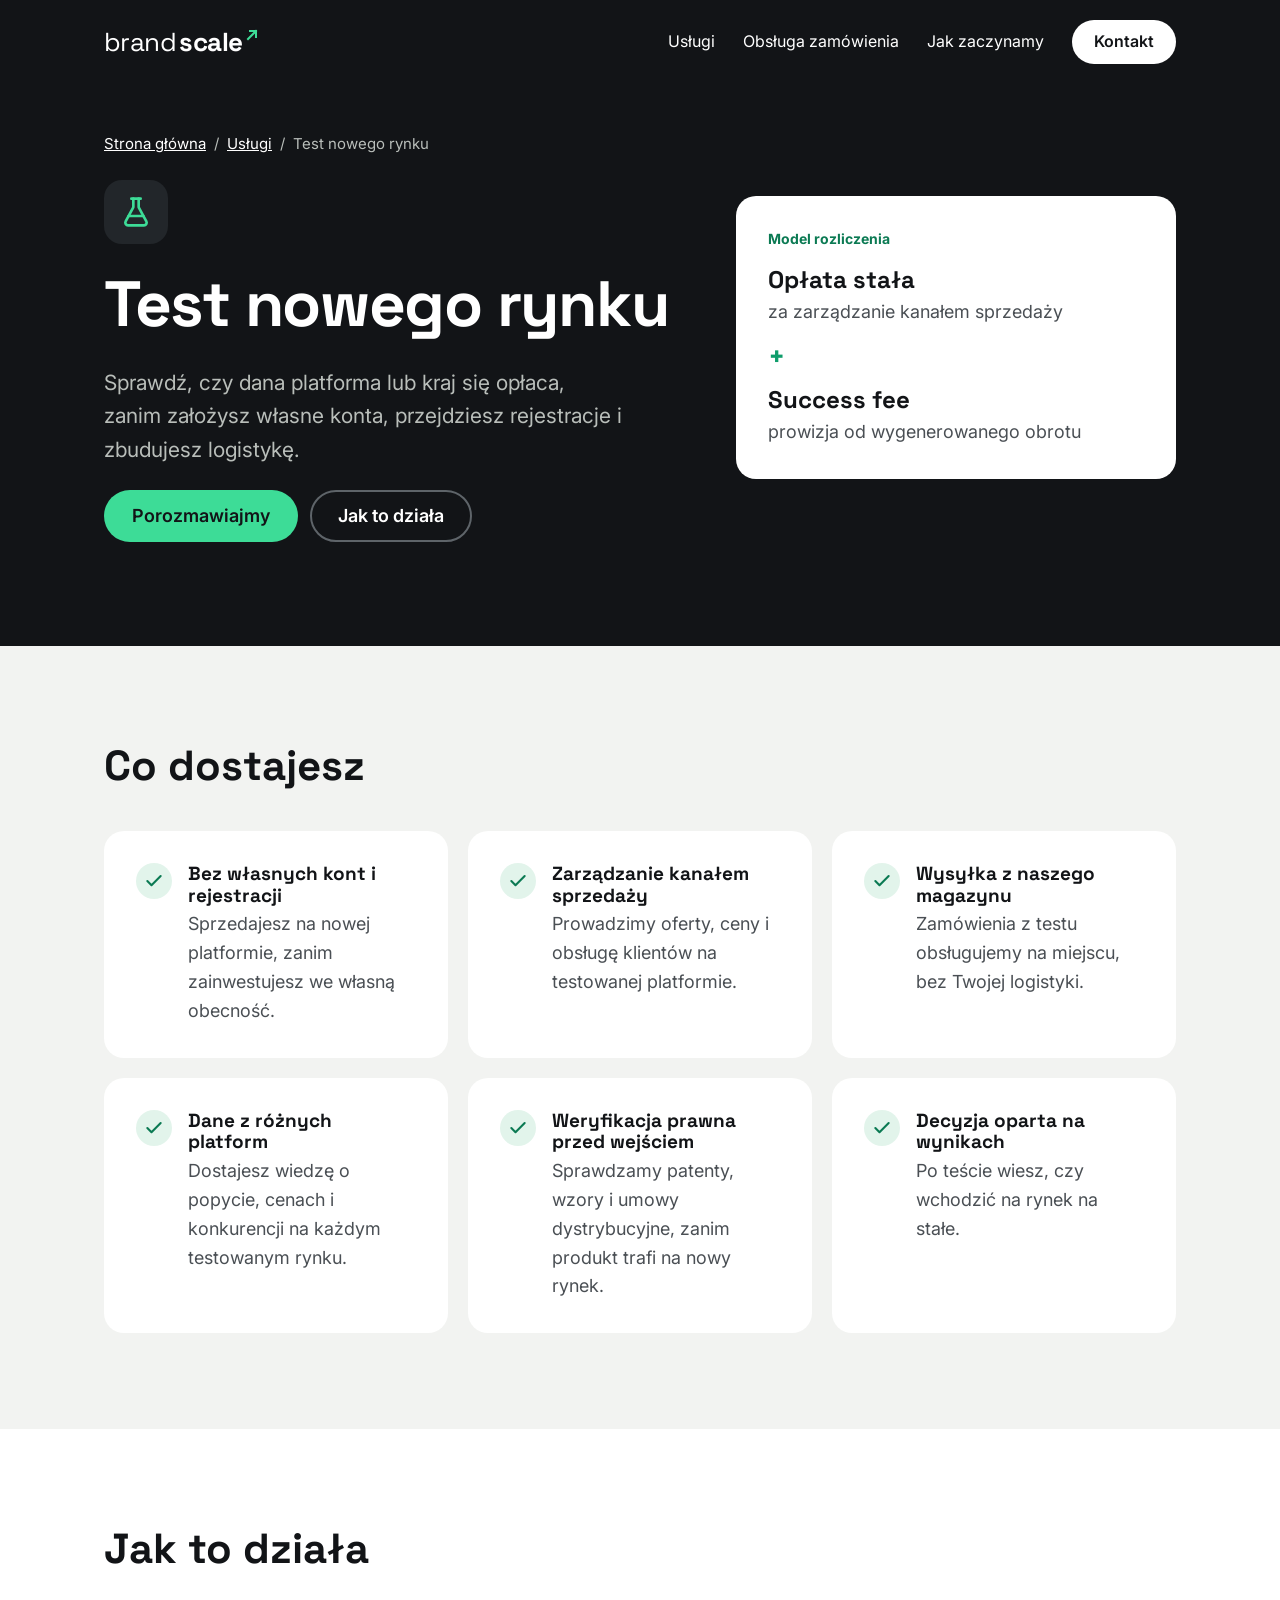
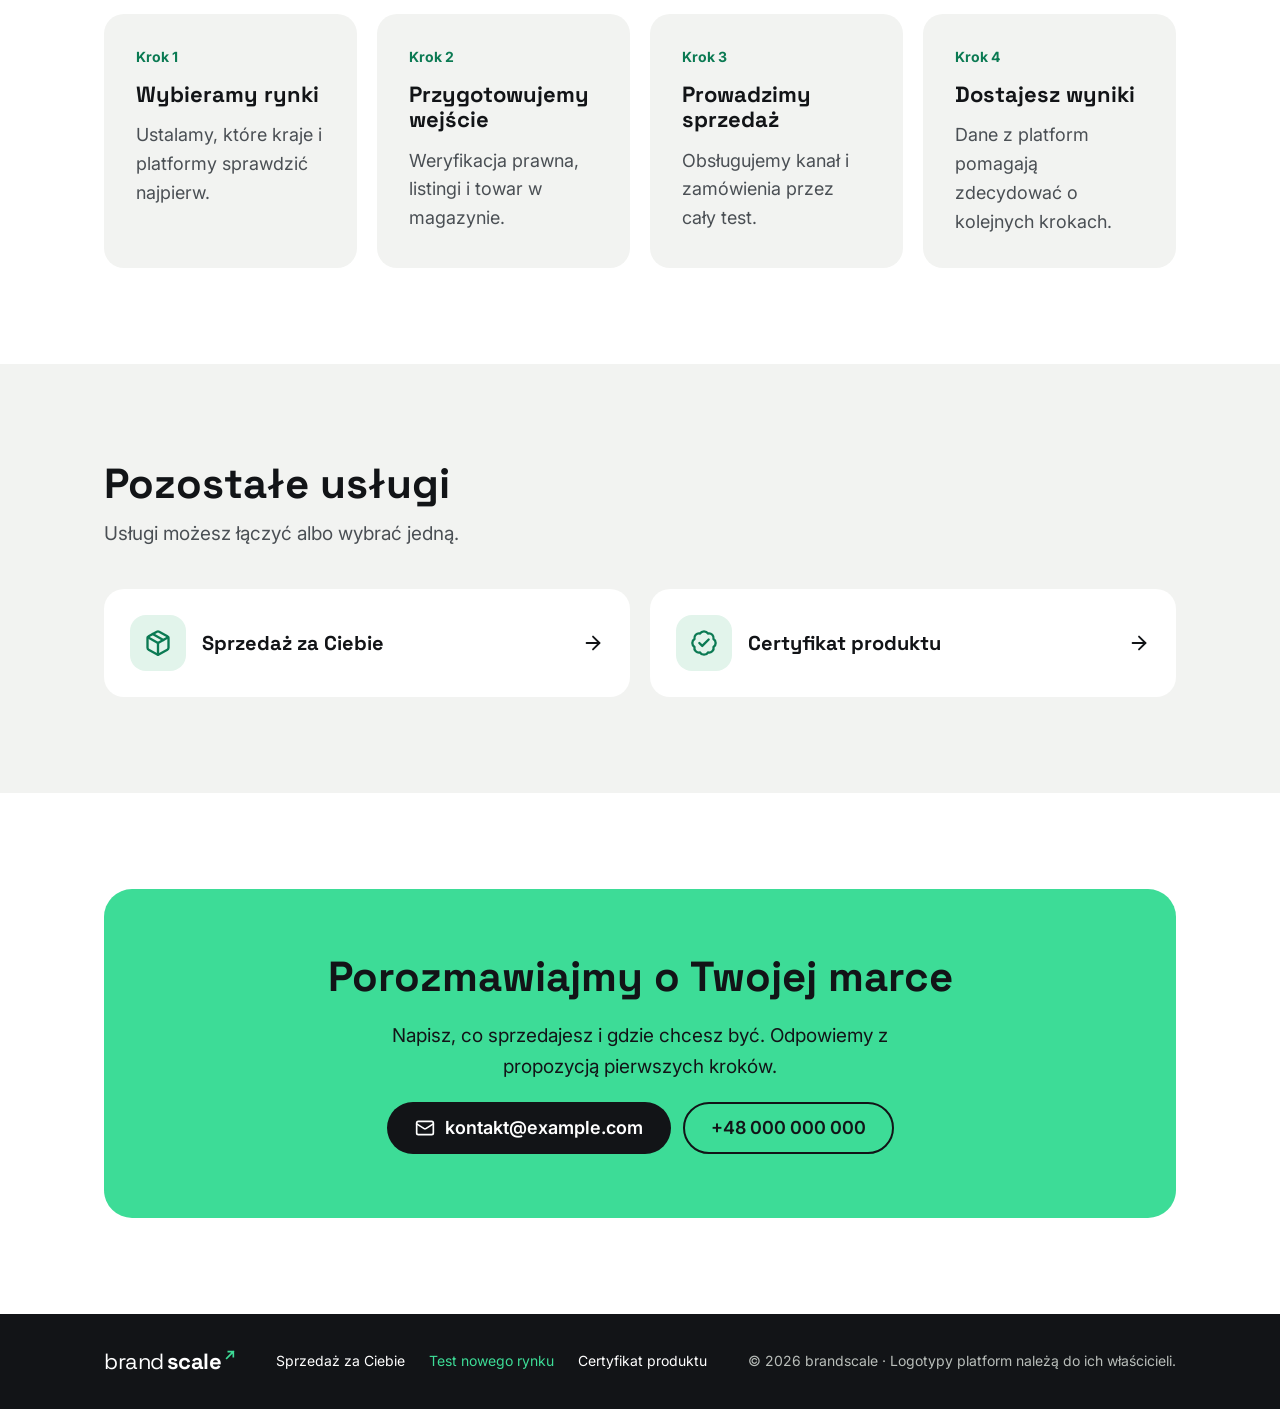
<file: test-rynku.html>
<!doctype html>
<html lang="pl">
<head>
  <meta charset="utf-8">
  <meta name="viewport" content="width=device-width, initial-scale=1">
  <title>Test nowego rynku – brandscale</title>
  <meta name="description" content="Testowanie marketplace&#x27;ów i rynków zagranicznych dla marek: bez własnych kont, rejestracji i logistyki.">
  <link rel="icon" href="favicon.svg" type="image/svg+xml">
  <link rel="preconnect" href="https://fonts.googleapis.com">
  <link rel="preconnect" href="https://fonts.gstatic.com" crossorigin>
  <link rel="stylesheet" href="https://fonts.googleapis.com/css2?family=Inter:wght@400..700&family=Space+Grotesk:wght@400..700&display=swap">
  <link rel="stylesheet" href="styles.css">
  <script src="script.js" defer></script>
</head>
<body>

<div class="top">
  <header class="header">
    <div class="wrap header-row">
      <a href="index.html" class="logo" aria-label="brandscale – strona główna">
        <span class="logo-light">brand</span><span class="logo-bold">scale</span><svg class="logo-arrow" aria-hidden="true" viewBox="0 0 18 18"><path d="M3 15 L15 3 M6 3 H15 V12"/></svg>
      </a>
      <nav class="nav" aria-label="Menu">
        <a href="index.html#uslugi">Usługi</a>
        <a href="index.html#zamowienie">Obsługa zamówienia</a>
        <a href="index.html#start">Jak zaczynamy</a>
        <a href="#kontakt" class="btn btn-light btn-small">Kontakt</a>
      </nav>
    </div>
  </header>

  <section class="hero">
    <div class="wrap hero-row">
      <div class="hero-text">
        <nav class="crumbs" aria-label="Okruszki"><a href="index.html">Strona główna</a><span aria-hidden="true">/</span><a href="index.html#uslugi">Usługi</a><span aria-hidden="true">/</span><span aria-current="page">Test nowego rynku</span></nav>
        <span class="sub-icon" aria-hidden="true"><svg viewBox="0 0 24 24"><path d="M14 2v6a2 2 0 0 0 .245.96l5.51 10.08A2 2 0 0 1 18 22H6a2 2 0 0 1-1.755-2.96l5.51-10.08A2 2 0 0 0 10 8V2"/><path d="M6.453 15h11.094"/><path d="M8.5 2h7"/></svg></span>
        <h1>Test nowego rynku</h1>
        <p class="lead">Sprawdź, czy dana platforma lub kraj się opłaca, zanim założysz własne konta, przejdziesz rejestracje i zbudujesz logistykę.</p>
        <div class="buttons">
          <a href="#kontakt" class="btn btn-green">Porozmawiajmy</a>
          <a href="#jak" class="btn btn-outline-light">Jak to działa</a>
        </div>
      </div>
      <div class="price-card">
        <p class="price-card-label">Model rozliczenia</p>
          <div class="price-item"><h3>Opłata stała</h3><p>za zarządzanie kanałem sprzedaży</p></div>
          <p class="price-plus" aria-hidden="true">+</p>
          <div class="price-item"><h3>Success fee</h3><p>prowizja od wygenerowanego obrotu</p></div>
      </div>
    </div>
  </section>
</div>

<main>

  <section class="section">
    <div class="wrap">
      <div class="section-head">
        <h2>Co dostajesz</h2>
      </div>
      <div class="features">
        <div class="card feature"><span class="check"><svg aria-hidden="true" viewBox="0 0 24 24"><path d="M20 6 9 17l-5-5"/></svg></span><div><h3>Bez własnych kont i rejestracji</h3><p>Sprzedajesz na nowej platformie, zanim zainwestujesz we własną obecność.</p></div></div>
        <div class="card feature"><span class="check"><svg aria-hidden="true" viewBox="0 0 24 24"><path d="M20 6 9 17l-5-5"/></svg></span><div><h3>Zarządzanie kanałem sprzedaży</h3><p>Prowadzimy oferty, ceny i obsługę klientów na testowanej platformie.</p></div></div>
        <div class="card feature"><span class="check"><svg aria-hidden="true" viewBox="0 0 24 24"><path d="M20 6 9 17l-5-5"/></svg></span><div><h3>Wysyłka z naszego magazynu</h3><p>Zamówienia z testu obsługujemy na miejscu, bez Twojej logistyki.</p></div></div>
        <div class="card feature"><span class="check"><svg aria-hidden="true" viewBox="0 0 24 24"><path d="M20 6 9 17l-5-5"/></svg></span><div><h3>Dane z różnych platform</h3><p>Dostajesz wiedzę o popycie, cenach i konkurencji na każdym testowanym rynku.</p></div></div>
        <div class="card feature"><span class="check"><svg aria-hidden="true" viewBox="0 0 24 24"><path d="M20 6 9 17l-5-5"/></svg></span><div><h3>Weryfikacja prawna przed wejściem</h3><p>Sprawdzamy patenty, wzory i umowy dystrybucyjne, zanim produkt trafi na nowy rynek.</p></div></div>
        <div class="card feature"><span class="check"><svg aria-hidden="true" viewBox="0 0 24 24"><path d="M20 6 9 17l-5-5"/></svg></span><div><h3>Decyzja oparta na wynikach</h3><p>Po teście wiesz, czy wchodzić na rynek na stałe.</p></div></div>
      </div>
    </div>
  </section>

  <section id="jak" class="section section-white">
    <div class="wrap">
      <div class="section-head">
        <h2>Jak to działa</h2>
      </div>
      <ol class="how">
        <li class="card"><p class="how-label">Krok 1</p><h3>Wybieramy rynki</h3><p>Ustalamy, które kraje i platformy sprawdzić najpierw.</p></li>
        <li class="card"><p class="how-label">Krok 2</p><h3>Przygotowujemy wejście</h3><p>Weryfikacja prawna, listingi i towar w magazynie.</p></li>
        <li class="card"><p class="how-label">Krok 3</p><h3>Prowadzimy sprzedaż</h3><p>Obsługujemy kanał i zamówienia przez cały test.</p></li>
        <li class="card"><p class="how-label">Krok 4</p><h3>Dostajesz wyniki</h3><p>Dane z platform pomagają zdecydować o kolejnych krokach.</p></li>
      </ol>
      
    </div>
  </section>

  <section class="section">
    <div class="wrap">
      <div class="section-head">
        <h2>Pozostałe usługi</h2>
        <p>Usługi możesz łączyć albo wybrać jedną.</p>
      </div>
      <div class="service-links">
        <a class="service-link" href="sprzedaz.html"><span class="icon" aria-hidden="true"><svg viewBox="0 0 24 24"><path d="M11 21.73a2 2 0 0 0 2 0l7-4A2 2 0 0 0 21 16V8a2 2 0 0 0-1-1.73l-7-4a2 2 0 0 0-2 0l-7 4A2 2 0 0 0 3 8v8a2 2 0 0 0 1 1.73z"/><path d="M12 22V12"/><polyline points="3.29 7 12 12 20.71 7"/><path d="m7.5 4.27 9 5.15"/></svg></span><span>Sprzedaż za Ciebie</span><svg class="more-arrow" aria-hidden="true" viewBox="0 0 24 24"><path d="M5 12h14"/><path d="m12 5 7 7-7 7"/></svg></a>
        <a class="service-link" href="certyfikacja.html"><span class="icon" aria-hidden="true"><svg viewBox="0 0 24 24"><path d="M3.85 8.62a4 4 0 0 1 4.78-4.77 4 4 0 0 1 6.74 0 4 4 0 0 1 4.78 4.78 4 4 0 0 1 0 6.74 4 4 0 0 1-4.77 4.78 4 4 0 0 1-6.75 0 4 4 0 0 1-4.78-4.77 4 4 0 0 1 0-6.76Z"/><path d="m16 9-5.5 5.5L8 12"/></svg></span><span>Certyfikat produktu</span><svg class="more-arrow" aria-hidden="true" viewBox="0 0 24 24"><path d="M5 12h14"/><path d="m12 5 7 7-7 7"/></svg></a>
      </div>
    </div>
  </section>

  <section id="kontakt" class="section section-white">
    <div class="wrap">
      <div class="contact-box">
        <h2>Porozmawiajmy o Twojej marce</h2>
        <p>Napisz, co sprzedajesz i gdzie chcesz być. Odpowiemy z propozycją pierwszych kroków.</p>
        <div class="buttons buttons-center">
          <a href="mailto:kontakt@example.com" class="btn btn-dark">
            <svg class="btn-icon" aria-hidden="true" viewBox="0 0 24 24"><path d="m22 7-8.991 5.727a2 2 0 0 1-2.009 0L2 7"/><rect x="2" y="4" width="20" height="16" rx="2"/></svg>
            kontakt@example.com
          </a>
          <a href="tel:+48000000000" class="btn btn-outline-dark">+48 000 000 000</a>
        </div>
      </div>
    </div>
  </section>

</main>

<footer class="footer">
  <div class="wrap footer-row">
    <a href="index.html" class="logo logo-sm" aria-label="brandscale – strona główna">
      <span class="logo-light">brand</span><span class="logo-bold">scale</span><svg class="logo-arrow" aria-hidden="true" viewBox="0 0 18 18"><path d="M3 15 L15 3 M6 3 H15 V12"/></svg>
    </a>
    <nav class="footer-links" aria-label="Usługi">
      <a href="sprzedaz.html">Sprzedaż za Ciebie</a>
      <a href="test-rynku.html" aria-current="page">Test nowego rynku</a>
      <a href="certyfikacja.html">Certyfikat produktu</a>
    </nav>
    <p>© 2026 brandscale · Logotypy platform należą do ich właścicieli.</p>
  </div>
</footer>

</body>
</html>
</file>
<file: styles.css>
/* brandscale – strona startowa
   Kolory i krój z księgi znaku: grafit #121417, zieleń #0F9D6B, zieleń na ciemnym #3DDC97, Space Grotesk */
:root {
  --graphite: #121417;
  --graphite-2: #22262A;
  --green: #0F9D6B;
  --green-dark: #0B7A53;
  --green-light: #3DDC97;
  --green-tint: #E2F4EB;
  --bg: #F2F3F1;
  --white: #FFFFFF;
  --line: #E1E3E0;
  --text-2: #4A4F54;
  --on-dark-2: #B9BEBA;
  --head: 'Space Grotesk', system-ui, sans-serif;
  --body: 'Inter', system-ui, sans-serif;
  --radius: 20px;
}

* { box-sizing: border-box; }
html { scroll-behavior: smooth; }
body {
  margin: 0;
  background: var(--bg);
  color: var(--graphite);
  font-family: var(--body);
  font-size: 18px;
  line-height: 1.6;
}
h1, h2, h3 { font-family: var(--head); margin: 0; line-height: 1.15; }
h2 { font-size: clamp(30px, 4vw, 42px); font-weight: 700; }
h3 { font-size: 22px; font-weight: 700; }
p { margin: 0; }
ul, ol { margin: 0; padding: 0; list-style: none; }
button { font: inherit; }

.wrap { max-width: 1120px; margin: 0 auto; padding: 0 24px; }

/* ---------- Logo ---------- */
.logo {
  display: inline-flex; align-items: flex-start; gap: 3px;
  font-family: var(--head); font-size: 26px; line-height: 1; letter-spacing: -0.02em;
  color: var(--graphite); text-decoration: none;
}
.logo-light { font-weight: 400; }
.logo-bold { font-weight: 700; }
.logo-arrow { width: 12px; height: 12px; }
.logo-arrow path { fill: none; stroke: var(--green); stroke-width: 3; stroke-linecap: square; }
.top .logo, .footer .logo { color: var(--white); }
.top .logo-arrow path, .footer .logo-arrow path { stroke: var(--green-light); }
.logo-sm { font-size: 22px; }
.logo-sm .logo-arrow { width: 10px; height: 10px; }

/* ---------- Buttons ---------- */
.buttons { display: flex; flex-wrap: wrap; gap: 12px; }
.buttons-center { justify-content: center; }
.btn {
  display: inline-flex; align-items: center; justify-content: center; gap: 10px;
  min-height: 52px; padding: 0 26px; border-radius: 999px;
  font-weight: 600; text-decoration: none; border: 2px solid transparent;
  transition: background-color .15s, border-color .15s, color .15s;
}
.btn-small { min-height: 44px; padding: 0 20px; }
.btn-green { background: var(--green-light); color: var(--graphite); }
.btn-green:hover { background: var(--white); }
.btn-light, .nav .btn-light { background: var(--white); color: var(--graphite); }
.btn-light:hover, .nav .btn-light:hover { background: var(--green-light); color: var(--graphite); }
.btn-outline-light { border-color: #5E6469; color: var(--white); }
.btn-outline-light:hover { border-color: var(--green-light); }
.btn-dark { background: var(--graphite); color: var(--white); }
.btn-dark:hover { background: var(--graphite-2); }
.btn-outline-dark { border-color: var(--graphite); color: var(--graphite); }
.btn-outline-dark:hover { background: var(--graphite); color: var(--white); }
.btn-icon { width: 20px; height: 20px; fill: none; stroke: currentColor; stroke-width: 2; stroke-linecap: round; stroke-linejoin: round; }
a:focus-visible, button:focus-visible { outline: 3px solid var(--green); outline-offset: 3px; }
.top a:focus-visible { outline-color: var(--green-light); }

/* ---------- Top: header + hero (dark) ---------- */
.top { background: var(--graphite); color: var(--white); overflow: hidden; }
.header { padding: 20px 0; }
.header-row { display: flex; flex-wrap: wrap; align-items: center; justify-content: space-between; gap: 12px 24px; }
.nav { display: flex; flex-wrap: wrap; align-items: center; gap: 8px 28px; font-size: 16px; }
.nav a { color: var(--white); text-decoration: none; }
.nav a:hover { color: var(--green-light); }

.hero { padding: 48px 0 104px; }
.hero-row { display: flex; flex-wrap: wrap; align-items: center; gap: 48px; }
.hero-text { flex: 1 1 460px; display: flex; flex-direction: column; gap: 24px; }
.hero h1 { font-size: clamp(38px, 5.5vw, 64px); font-weight: 700; letter-spacing: -0.02em; }
.lead { font-size: 21px; color: var(--on-dark-2); max-width: 520px; }

/* Moving marketplace tiles */
/* Kafelki w siatce 2 kolumn z przesunięciem – układ nie rozjeżdża się na żadnej szerokości */
.cloud {
  flex: 1 1 360px; max-width: 460px;
  display: grid; grid-template-columns: repeat(2, minmax(0, 1fr)); gap: 16px 20px; align-content: center;
  --mx: 0; --my: 0;
}
.cloud-label { grid-column: 1 / -1; font-size: 15px; font-weight: 600; color: var(--on-dark-2); }
.tile-pos {
  min-width: 0;
  transform: translate3d(calc(var(--mx) * var(--d) * 1px), calc(var(--my) * var(--d) * 1px), 0);
  transition: transform .4s ease-out;
}
.t1 { --d: 14; }
.t2 { --d: 22; margin-top: 40px; }
.t3 { --d: 18; }
.t4 { --d: 10; margin-top: 40px; }
.tile {
  display: flex; align-items: center; justify-content: center; gap: 10px;
  width: 100%; min-height: 84px; padding: 16px 20px;
  background: var(--white); color: var(--graphite); border-radius: 18px;
  box-shadow: 0 18px 40px rgba(0, 0, 0, .35);
  animation: float 6s ease-in-out infinite;
  transition: scale .2s ease-out;
}
.tile:hover { scale: 1.06; }
.t2 .tile { animation-duration: 7.5s; animation-delay: -2s; }
.t3 .tile { animation-duration: 6.8s; animation-delay: -4s; }
.t4 .tile { animation-duration: 8s; animation-delay: -1s; }
.tile-wordmark { width: 112px; height: 44px; }
.tile-mark { width: 32px; height: 32px; }
.tile-name { font-family: var(--head); font-size: 22px; font-weight: 700; }
.tile-name-lg { font-size: 26px; letter-spacing: -0.01em; }
.tile-more { background: var(--graphite-2); color: var(--on-dark-2); border: 1px dashed #5E6469; box-shadow: none; font-size: 16px; font-weight: 600; min-height: 64px; }
@keyframes float {
  0%, 100% { transform: translateY(0); }
  50% { transform: translateY(-14px); }
}

/* ---------- Sections ---------- */
.section { padding: 96px 0; }
.section-white { background: var(--white); }
.section-head { display: flex; flex-direction: column; gap: 10px; margin-bottom: 40px; max-width: 640px; }
.section-head p { font-size: 19px; color: var(--text-2); }

.card {
  background: var(--white); border-radius: var(--radius); padding: 32px;
  display: flex; flex-direction: column; gap: 14px;
}
.card p { color: var(--text-2); }
.price {
  margin-top: auto; padding-top: 14px; border-top: 1px solid var(--line);
  font-size: 15px; font-weight: 600; color: var(--green-dark) !important;
}

.services, .steps { display: grid; grid-template-columns: repeat(auto-fit, minmax(280px, 1fr)); gap: 20px; }

/* Icons */
.icon {
  display: inline-flex; align-items: center; justify-content: center;
  width: 56px; height: 56px; border-radius: 16px; background: var(--green-tint); color: var(--green-dark); flex: none;
}
.icon svg, .perk-icon, .flow-icon svg, .round-btn svg, .flow-parcel svg {
  width: 28px; height: 28px; fill: none; stroke: currentColor;
  stroke-width: 2; stroke-linecap: round; stroke-linejoin: round;
}

/* ---------- Order flow (interactive) ---------- */
.flow { position: relative; }
.flow-track { position: absolute; left: 8.333%; right: 8.333%; top: 0; height: 104px; pointer-events: none; }
.flow-line { position: absolute; left: 0; right: 0; top: 74px; height: 4px; border-radius: 2px; background: var(--line); }
.flow-progress { height: 100%; width: 0; border-radius: 2px; background: var(--green); transition: width .6s ease-in-out; }
.flow-parcel {
  position: absolute; top: 0; left: 0; width: 40px; height: 40px; margin-left: -20px;
  display: flex; align-items: center; justify-content: center;
  border-radius: 12px; background: var(--green-light); color: var(--graphite);
  box-shadow: 0 8px 20px rgba(15, 157, 107, .35);
  transition: left .6s ease-in-out;
}
.flow-parcel svg { width: 22px; height: 22px; }
.flow-parcel.bump { animation: bump .6s ease-in-out; }
@keyframes bump { 50% { transform: translateY(-8px) rotate(-6deg); } }

/* gap 0, żeby środki ikon dokładnie pokrywały się z linią i paczką */
.flow-steps { position: relative; display: grid; grid-template-columns: repeat(6, minmax(0, 1fr)); gap: 0; padding-top: 48px; }
.flow-step {
  width: 100%; display: flex; flex-direction: column; align-items: center; gap: 10px;
  padding: 0 0 8px; background: none; border: 0; cursor: pointer; color: var(--text-2);
  border-radius: 12px;
}
.flow-icon {
  display: flex; align-items: center; justify-content: center;
  width: 56px; height: 56px; border-radius: 50%;
  background: var(--white); border: 2px solid var(--line); color: var(--text-2);
  transition: background-color .3s, border-color .3s, color .3s, scale .3s;
}
.flow-icon svg { width: 24px; height: 24px; }
.flow-name { font-size: 15px; font-weight: 600; }
.flow-step:hover .flow-icon { border-color: var(--green); color: var(--green-dark); }
.flow-step.is-done .flow-icon { background: var(--green-tint); border-color: var(--green-tint); color: var(--green-dark); }
.flow-step.is-active { color: var(--graphite); }
.flow-step.is-active .flow-icon { background: var(--green); border-color: var(--green); color: var(--white); scale: 1.12; }

.flow-panel {
  margin-top: 32px; padding: 32px; border-radius: var(--radius); background: var(--bg);
  display: flex; flex-wrap: wrap; align-items: center; justify-content: space-between; gap: 24px;
}
/* Wszystkie opisy w jednej komórce siatki: panel ma stałą wysokość i strona nie skacze przy zmianie kroku */
.flow-details { flex: 1 1 320px; min-width: 0; display: grid; }
.flow-detail { grid-area: 1 / 1; display: flex; flex-direction: column; gap: 8px; }
.flow-detail[hidden] { display: flex; visibility: hidden; }
.flow-detail.enter { animation: fadeUp .4s ease-out; }
.flow-detail p { color: var(--text-2); max-width: 640px; }
.flow-count { font-size: 14px; font-weight: 700; color: var(--green-dark) !important; }
@keyframes fadeUp { from { opacity: 0; transform: translateY(8px); } }

.flow-controls { display: flex; gap: 10px; }
.round-btn {
  width: 48px; height: 48px; border-radius: 50%; border: 2px solid var(--graphite);
  background: transparent; color: var(--graphite); cursor: pointer;
  display: flex; align-items: center; justify-content: center;
}
.round-btn:hover { background: var(--graphite); color: var(--white); }
.round-btn svg { width: 20px; height: 20px; }
.round-btn-main { background: var(--graphite); color: var(--white); }
.round-btn-main:hover { background: var(--graphite-2); }
.round-btn-main .i-play { display: none; }
.round-btn-main.is-paused .i-play { display: block; }
.round-btn-main.is-paused .i-pause { display: none; }

/* ---------- Start steps + perks ---------- */
.perks {
  margin-top: 48px; padding-top: 32px; border-top: 1px solid var(--line);
  display: flex; flex-wrap: wrap; gap: 16px 40px;
}
.perks li { display: flex; align-items: center; gap: 12px; font-size: 16px; color: var(--text-2); }
.perks b { color: var(--graphite); }
.perk-icon { width: 24px; height: 24px; color: var(--green); flex: none; }

/* ---------- Contact ---------- */
.contact-box {
  background: var(--green-light); border-radius: 28px; padding: 64px 32px;
  display: flex; flex-direction: column; align-items: center; gap: 20px; text-align: center;
}
.contact-box p { font-size: 19px; max-width: 520px; }

/* ---------- Footer (dark) ---------- */
.footer { background: var(--graphite); color: var(--on-dark-2); padding: 36px 0; font-size: 14px; }
.footer-row { display: flex; flex-wrap: wrap; align-items: center; justify-content: space-between; gap: 12px 24px; }

/* ---------- Link "Szczegóły usługi" w kartach ---------- */
.more {
  display: inline-flex; align-items: center; gap: 8px; min-height: 44px;
  font-weight: 600; color: var(--graphite); text-decoration: none;
}
.more svg { width: 20px; height: 20px; fill: none; stroke: currentColor; stroke-width: 2; stroke-linecap: round; stroke-linejoin: round; transition: translate .2s; }
.more:hover { color: var(--green-dark); }
.more:hover svg { translate: 4px 0; }

/* ---------- Karuzela marek ---------- */
.brands { padding: 56px 0; background: var(--white); border-bottom: 1px solid var(--line); }
.brands-head { display: flex; flex-wrap: wrap; align-items: center; justify-content: space-between; gap: 12px 24px; margin-bottom: 28px; }
.brands-head h2 { font-size: clamp(22px, 2.6vw, 28px); }
.brands-viewport {
  overflow: hidden;
  -webkit-mask-image: linear-gradient(to right, transparent, #000 8%, #000 92%, transparent);
          mask-image: linear-gradient(to right, transparent, #000 8%, #000 92%, transparent);
}
.brands-list { display: flex; width: max-content; animation: marquee 32s linear infinite; }
.brands-viewport:hover .brands-list, .brands.is-paused .brands-list { animation-play-state: paused; }
.brand {
  flex: none; margin-right: 20px; width: 200px; height: 96px;
  display: flex; align-items: center; justify-content: center;
  border: 1px solid var(--line); border-radius: 16px; background: var(--white);
}
.brand img { max-width: 150px; max-height: 48px; filter: grayscale(1); opacity: .8; transition: filter .2s, opacity .2s; }
.brand:hover img { filter: none; opacity: 1; }
@keyframes marquee { to { transform: translateX(-50%); } }
.brands .round-btn { width: 44px; height: 44px; }

/* ---------- Podstrony usług ---------- */
.crumbs { display: flex; flex-wrap: wrap; gap: 8px; font-size: 15px; color: var(--on-dark-2); }
.crumbs a { color: var(--white); }
.crumbs a:hover { color: var(--green-light); }
.sub-icon {
  display: inline-flex; align-items: center; justify-content: center;
  width: 64px; height: 64px; border-radius: 18px; background: var(--graphite-2); color: var(--green-light);
}
.sub-icon svg { width: 32px; height: 32px; fill: none; stroke: currentColor; stroke-width: 2; stroke-linecap: round; stroke-linejoin: round; }

.price-card {
  flex: 1 1 340px; max-width: 440px; background: var(--white); color: var(--graphite);
  border-radius: var(--radius); padding: 32px; display: flex; flex-direction: column; gap: 16px;
}
.price-card-label { font-size: 14px; font-weight: 700; color: var(--green-dark); }
.price-item h3 { font-size: 24px; margin-bottom: 4px; }
.price-item p { color: var(--text-2); }
.price-plus { font-family: var(--head); font-size: 28px; font-weight: 700; color: var(--green); line-height: 1; }

.features { display: grid; grid-template-columns: repeat(auto-fit, minmax(260px, 1fr)); gap: 20px; }
.feature { flex-direction: row; align-items: flex-start; gap: 16px; }
.check {
  flex: none; display: inline-flex; align-items: center; justify-content: center;
  width: 36px; height: 36px; border-radius: 50%; background: var(--green-tint); color: var(--green-dark);
}
.check svg { width: 20px; height: 20px; fill: none; stroke: currentColor; stroke-width: 2.5; stroke-linecap: round; stroke-linejoin: round; }
.feature h3 { font-size: 19px; margin-bottom: 4px; }

.how { display: grid; grid-template-columns: repeat(auto-fit, minmax(220px, 1fr)); gap: 20px; counter-reset: how; }
.how-label { font-size: 14px; font-weight: 700; color: var(--green-dark) !important; }

.how-note { margin-top: 28px; color: var(--text-2); }
.how-note a { color: var(--green-dark); font-weight: 600; }
.footer-links a[aria-current="page"] { color: var(--green-light); }

.service-links { display: grid; grid-template-columns: repeat(auto-fit, minmax(280px, 1fr)); gap: 20px; }
.service-link {
  display: flex; align-items: center; gap: 16px; padding: 24px; border-radius: var(--radius);
  background: var(--white); color: var(--graphite); text-decoration: none; border: 2px solid transparent;
  transition: border-color .2s;
}
.service-link:hover { border-color: var(--green); color: var(--graphite); }
.service-link span:nth-child(2) { flex: 1; font-family: var(--head); font-size: 20px; font-weight: 700; }
.service-link .more-arrow { width: 22px; height: 22px; fill: none; stroke: currentColor; stroke-width: 2; stroke-linecap: round; stroke-linejoin: round; }

.footer-links { display: flex; flex-wrap: wrap; gap: 8px 24px; }
.footer-links a { color: var(--white); text-decoration: none; }
.footer-links a:hover { color: var(--green-light); }

/* ---------- Mobile ---------- */
@media (max-width: 760px) {
  .hero { padding: 24px 0 64px; }
  .cloud { gap: 12px; max-width: none; }
  .t2, .t4 { margin-top: 20px; }
  .tile { min-height: 76px; padding: 12px; }
  .tile-name { font-size: 18px; }
  .tile-name-lg { font-size: 20px; }
  .tile-mark { width: 26px; height: 26px; }
  .tile-wordmark { width: 96px; height: 38px; }
  .section { padding: 64px 0; }
  .card, .flow-panel { padding: 24px; }
  .flow-track { display: none; }
  .flow-steps { grid-template-columns: repeat(3, minmax(0, 1fr)); padding-top: 0; row-gap: 20px; }
  .contact-box { padding: 48px 20px; border-radius: 20px; }
  .brands { padding: 40px 0; }
  .brand { width: 160px; height: 80px; margin-right: 14px; }
  .brand img { max-width: 120px; max-height: 40px; }
  .price-card { padding: 24px; }
}

@media (prefers-reduced-motion: reduce) {
  html { scroll-behavior: auto; }
  .tile, .flow-detail, .flow-parcel.bump, .flow-detail.enter { animation: none; }
  .brands-list { animation: none; flex-wrap: wrap; width: auto; row-gap: 14px; }
  .brands-viewport { -webkit-mask-image: none; mask-image: none; }
  .brands .round-btn { display: none; }
  .tile-pos, .flow-progress, .flow-parcel, .flow-icon, .btn { transition: none; }
}

/* Karty na białych sekcjach dostają szare tło, żeby były widoczne */
.section-white .card, .section-white .service-link { background: var(--bg); }
</file>
